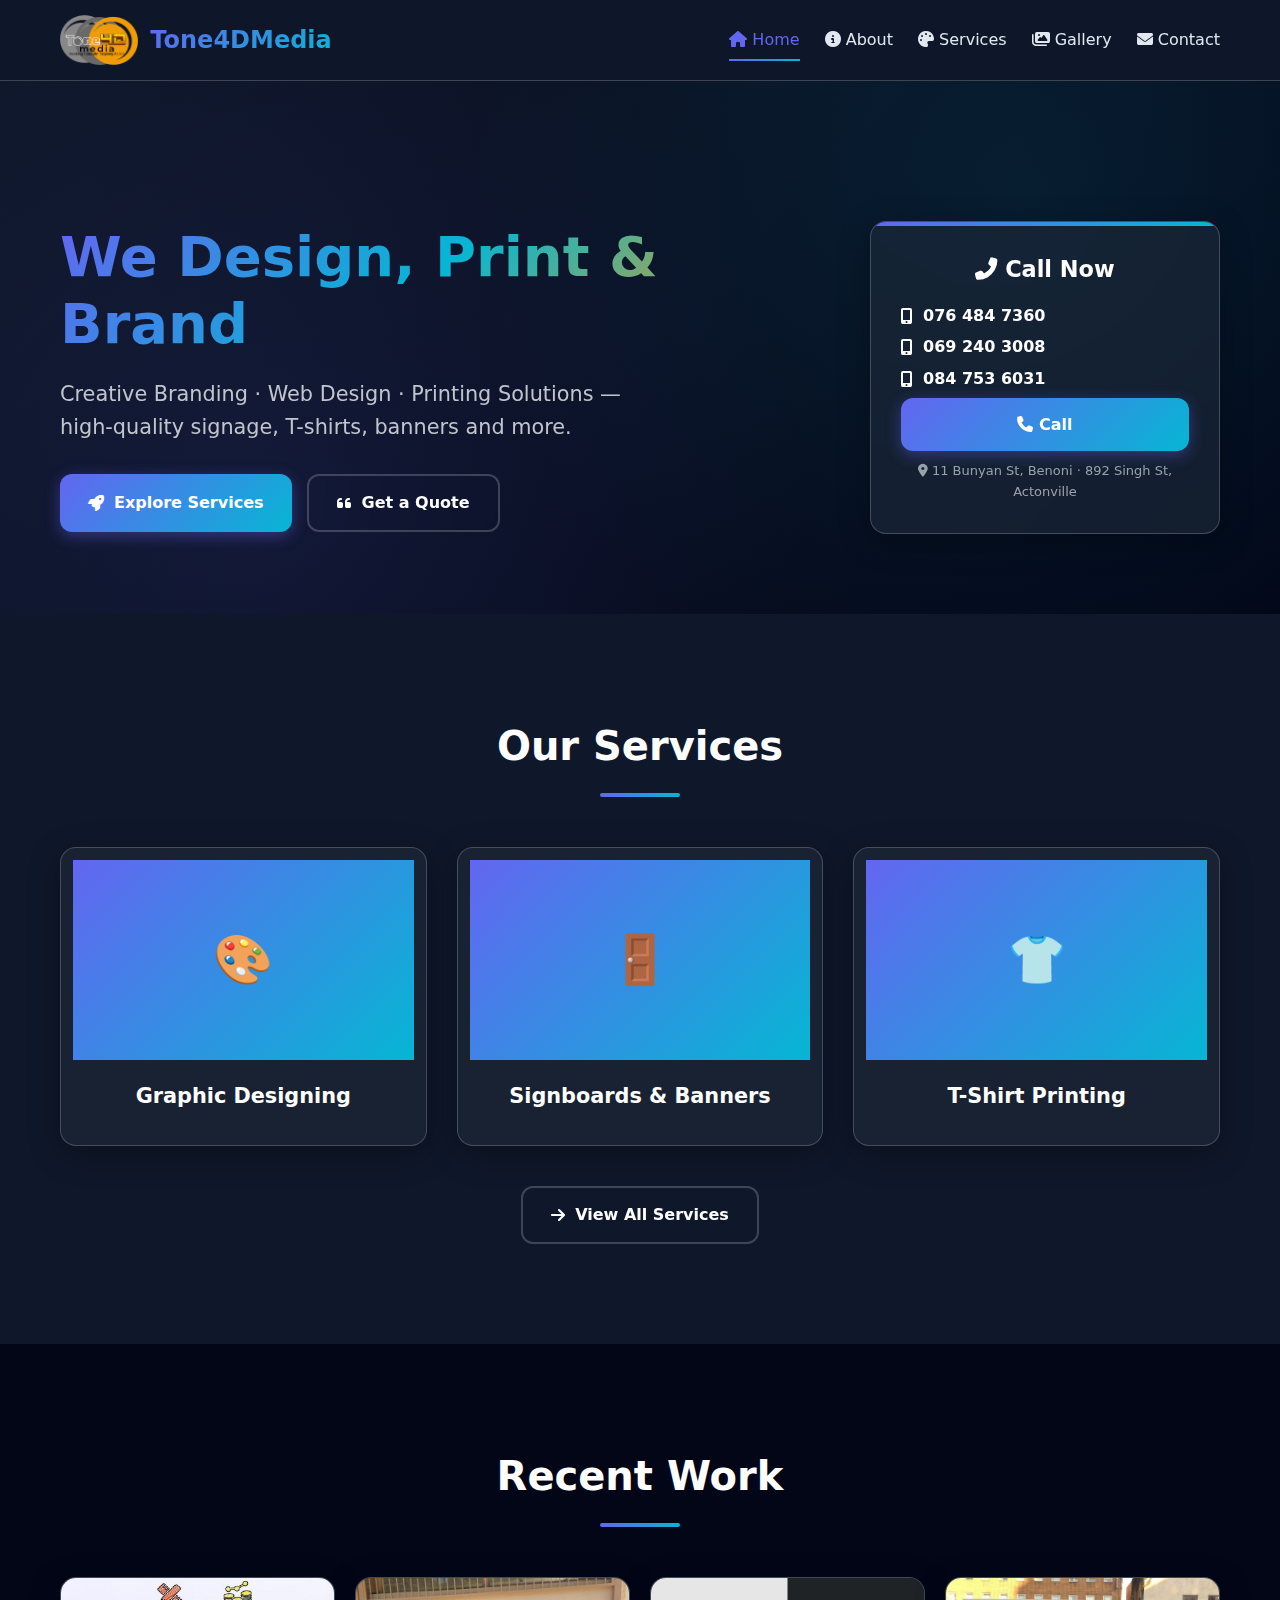
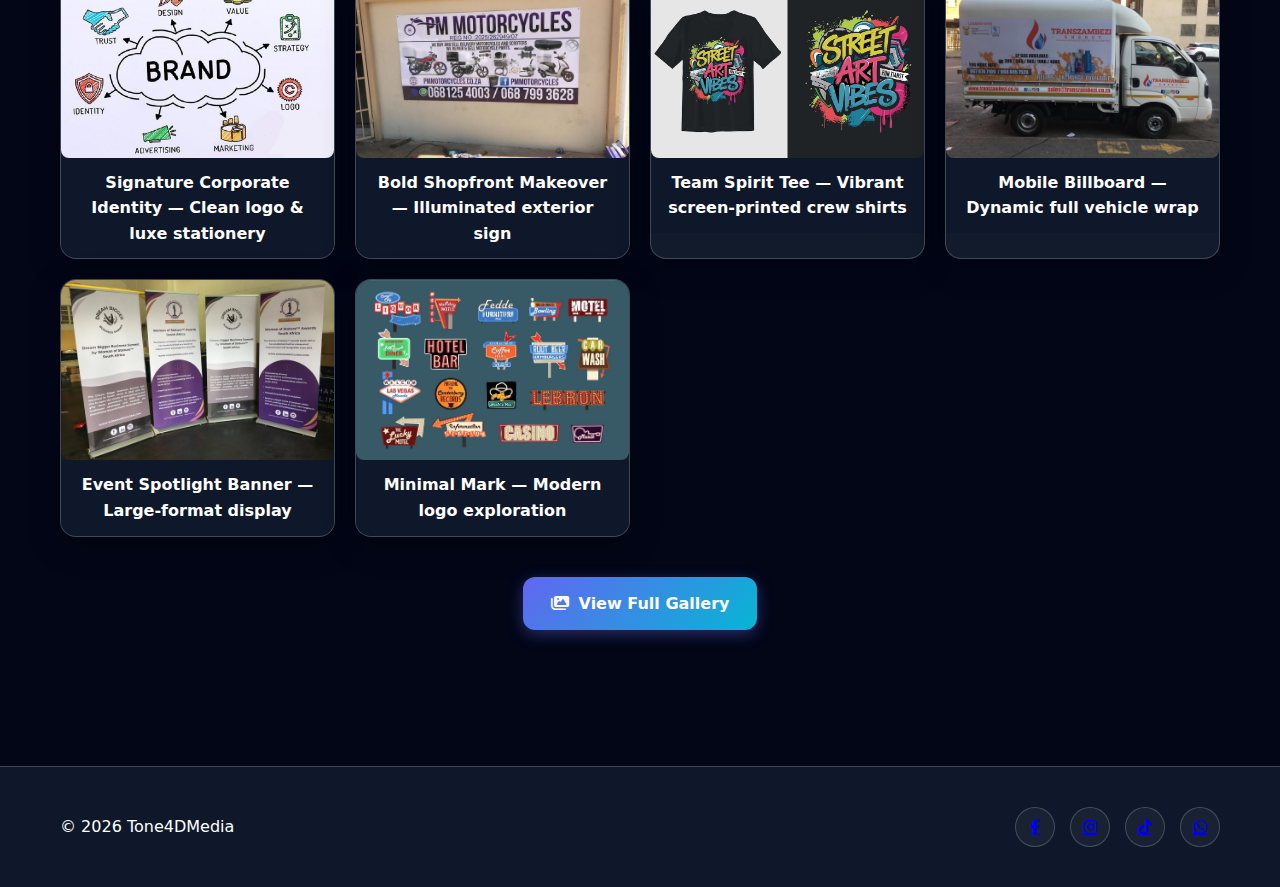
<file: index.html>
<!doctype html>
<html lang="en">
<head>
  <meta charset="utf-8" />
  <meta name="viewport" content="width=device-width,initial-scale=1" />
  <title>Tone4DMedia — Home</title>
  <link rel="stylesheet" href="style.css" />
  <link rel="stylesheet" href="https://cdnjs.cloudflare.com/ajax/libs/font-awesome/6.4.0/css/all.min.css">
  <style>
    /* ===== MODERN VARIABLES ===== */
    :root {
      --primary: #6366f1;
      --primary-dark: #4f46e5;
      --secondary: #06b6d4;
      --accent: #f59e0b;
      --dark: #0f172a;
      --darker: #020617;
      --light: #f8fafc;
      --text: #e2e8f0;
      --text-muted: #94a3b8;
      --card-bg: rgba(30, 41, 59, 0.6);
      --glass: rgba(255, 255, 255, 0.1);
      --glass-border: rgba(255, 255, 255, 0.2);
      --shadow: 0 8px 32px rgba(0, 0, 0, 0.3);
      --gradient: linear-gradient(135deg, var(--primary) 0%, var(--secondary) 100%);
    }

    /* Reset and base styles */
    * {
      margin: 0;
      padding: 0;
      box-sizing: border-box;
    }
    
    body {
      font-family: 'Inter', 'Segoe UI', system-ui, sans-serif;
      background: var(--darker);
      color: var(--text);
      line-height: 1.6;
      overflow-x: hidden;
    }
    
    .container {
      width: 100%;
      max-width: 1200px;
      margin: 0 auto;
      padding: 0 20px;
    }
    
    /* Modern Header */
    .site-header {
      background: rgba(15, 23, 42, 0.95);
      backdrop-filter: blur(20px);
      border-bottom: 1px solid var(--glass-border);
      position: sticky;
      top: 0;
      z-index: 1000;
      transition: all 0.3s ease;
    }
    
    .header-inner {
      display: flex;
      justify-content: space-between;
      align-items: center;
      padding: 15px 20px;
    }
    
    .logo {
      display: flex;
      align-items: center;
      gap: 12px;
      text-decoration: none;
      color: white;
      font-weight: 700;
      font-size: 1.4rem;
    }
    
    .logo img {
      height: 50px;
      width: auto;
    }
    
    .brand-name {
      background: linear-gradient(135deg, var(--primary) 0%, var(--secondary) 100%);
      -webkit-background-clip: text;
      -webkit-text-fill-color: transparent;
      background-clip: text;
      font-size: 1.5rem;
      font-weight: 700;
    }
    
    .nav {
      display: flex;
      gap: 25px;
    }
    
    .nav a {
      text-decoration: none;
      color: var(--text);
      font-weight: 500;
      transition: color 0.3s;
      position: relative;
      padding: 8px 0;
    }
    
    .nav a:after {
      content: '';
      position: absolute;
      bottom: 0;
      left: 0;
      width: 0;
      height: 2px;
      background: var(--gradient);
      transition: width 0.3s;
    }
    
    .nav a:hover, .nav a.active {
      color: var(--primary);
    }
    
    .nav a:hover:after, .nav a.active:after {
      width: 100%;
    }
    
    .mobile-toggle {
      display: none;
      background: none;
      border: none;
      color: var(--text);
      font-size: 1.5rem;
      cursor: pointer;
    }
    
    /* Modern Hero Section */
    .hero {
      background: linear-gradient(135deg, var(--dark) 0%, var(--darker) 100%);
      color: white;
      padding: 140px 0 80px;
      position: relative;
      overflow: hidden;
    }

    .hero:before {
      content: '';
      position: absolute;
      top: 0;
      left: 0;
      width: 100%;
      height: 100%;
      background: radial-gradient(circle at 20% 80%, rgba(99, 102, 241, 0.1) 0%, transparent 50%),
                  radial-gradient(circle at 80% 20%, rgba(6, 182, 212, 0.1) 0%, transparent 50%);
    }
    
    .hero-content {
      display: flex;
      align-items: center;
      justify-content: space-between;
      gap: 40px;
      position: relative;
      z-index: 2;
    }
    
    .hero-left {
      flex: 1;
    }
    
    .hero h1 {
      font-size: 3.5rem;
      margin-bottom: 20px;
      line-height: 1.2;
      background: linear-gradient(135deg, var(--primary) 0%, var(--secondary) 50%, var(--accent) 100%);
      -webkit-background-clip: text;
      -webkit-text-fill-color: transparent;
      background-clip: text;
    }
    
    .lead {
      font-size: 1.3rem;
      margin-bottom: 30px;
      opacity: 0.9;
      max-width: 600px;
    }
    
    .hero-cta {
      display: flex;
      gap: 15px;
    }
    
    .btn {
      display: inline-flex;
      align-items: center;
      gap: 10px;
      padding: 14px 28px;
      border-radius: 12px;
      text-decoration: none;
      font-weight: 600;
      transition: all 0.3s;
      text-align: center;
      position: relative;
      overflow: hidden;
    }

    .btn:before {
      content: '';
      position: absolute;
      top: 0;
      left: -100%;
      width: 100%;
      height: 100%;
      background: linear-gradient(90deg, transparent, rgba(255,255,255,0.2), transparent);
      transition: left 0.5s;
    }

    .btn:hover:before {
      left: 100%;
    }
    
    .btn.primary {
      background: var(--gradient);
      color: white;
      box-shadow: 0 4px 15px rgba(99, 102, 241, 0.4);
    }
    
    .btn.primary:hover {
      background: linear-gradient(135deg, var(--primary-dark) 0%, var(--secondary) 100%);
      transform: translateY(-3px);
      box-shadow: 0 8px 25px rgba(99, 102, 241, 0.6);
    }
    
    .btn.ghost {
      background-color: transparent;
      color: white;
      border: 2px solid var(--glass-border);
      backdrop-filter: blur(10px);
    }
    
    .btn.ghost:hover {
      background-color: var(--glass);
      border-color: var(--primary);
      transform: translateY(-3px);
    }
    
    .btn.block {
      display: block;
      width: 100%;
    }
    
    /* Modern CTA Box */
    .cta-box {
      background: var(--card-bg);
      backdrop-filter: blur(20px);
      border: 1px solid var(--glass-border);
      color: var(--text);
      padding: 30px;
      border-radius: 16px;
      box-shadow: var(--shadow);
      width: 100%;
      max-width: 350px;
      position: relative;
      overflow: hidden;
    }

    .cta-box:before {
      content: '';
      position: absolute;
      top: 0;
      left: 0;
      width: 100%;
      height: 4px;
      background: var(--gradient);
    }
    
    .cta-box h3 {
      margin-bottom: 15px;
      color: white;
      font-size: 1.4rem;
    }
    
    .phone {
      font-size: 1.1rem;
      margin-bottom: 8px;
      font-weight: 600;
      display: flex;
      align-items: center;
      gap: 10px;
    }
    
    .small {
      font-size: 0.9rem;
      color: var(--text-muted);
      margin-top: 15px;
    }
    
    /* Modern Services Preview */
    .services-preview {
      padding: 100px 0;
      background: var(--dark);
    }
    
    .services-preview h2 {
      text-align: center;
      margin-bottom: 50px;
      color: white;
      font-size: 2.5rem;
    }

    .services-preview h2:after {
      content: '';
      display: block;
      width: 80px;
      height: 4px;
      background: var(--gradient);
      margin: 15px auto 0;
      border-radius: 2px;
    }
    
    .services-grid {
      display: grid;
      grid-template-columns: repeat(auto-fit, minmax(300px, 1fr));
      gap: 30px;
      margin-bottom: 40px;
    }
    
    .service-card {
      background: var(--card-bg);
      border-radius: 16px;
      overflow: hidden;
      box-shadow: var(--shadow);
      transition: transform 0.3s, box-shadow 0.3s;
      border: 1px solid var(--glass-border);
      position: relative;
    }

    .service-card:before {
      content: '';
      position: absolute;
      top: 0;
      left: 0;
      width: 100%;
      height: 100%;
      background: var(--gradient);
      opacity: 0;
      transition: opacity 0.3s;
    }

    .service-card:hover:before {
      opacity: 0.05;
    }
    
    .service-card:hover {
      transform: translateY(-10px);
      box-shadow: 0 20px 40px rgba(0,0,0,0.4);
    }
    
    .service-card img {
      width: 100%;
      height: 200px;
      object-fit: cover;
    }
    
    .service-image-placeholder {
      width: 100%;
      height: 200px;
      background: var(--gradient);
      display: flex;
      align-items: center;
      justify-content: center;
      color: white;
      font-size: 3rem;
    }
    
    .service-card h4 {
      padding: 20px;
      text-align: center;
      color: white;
      font-size: 1.3rem;
    }
    
    .center {
      text-align: center;
    }
    
    /* Modern Gallery Preview */
    .gallery-preview {
      padding: 100px 0;
      background: var(--darker);
    }
    
    .gallery-preview h2 {
      text-align: center;
      margin-bottom: 50px;
      color: white;
      font-size: 2.5rem;
    }

    .gallery-preview h2:after {
      content: '';
      display: block;
      width: 80px;
      height: 4px;
      background: var(--gradient);
      margin: 15px auto 0;
      border-radius: 2px;
    }
    
    .gallery-grid {
      display: grid;
      grid-template-columns: repeat(auto-fill, minmax(250px, 1fr));
      gap: 20px;
      margin-bottom: 40px;
    }
    
    .gallery-preview-item {
      background: var(--card-bg);
      border-radius: 16px;
      overflow: hidden;
      display: flex;
      flex-direction: column;
      align-items: stretch;
      color: var(--text);
      font-weight: 500;
      box-shadow: var(--shadow);
      transition: transform 0.3s;
      border: 1px solid var(--glass-border);
    }

    .gallery-preview-item:hover {
      transform: translateY(-5px);
    }
    
    .gallery-image-placeholder {
      width: 100%;
      height: 100%;
      background: var(--gradient);
      display: flex;
      align-items: center;
      justify-content: center;
      color: var(--text);
      font-size: 1.1rem;
      text-align: center;
      padding: 20px;
    }

    .gallery-preview-item img { display:block; width:100%; height:180px; object-fit:cover; }
    .gallery-preview-item .gallery-caption { padding:12px 15px; background:var(--dark); color:white; font-weight:600; text-align:center; }
    
    /* Modern Footer */
    .site-footer {
      background: var(--dark);
      color: white;
      padding: 40px 0;
      border-top: 1px solid var(--glass-border);
    }
    
    .footer-inner {
      display: flex;
      justify-content: space-between;
      align-items: center;
    }
    
    .social {
      display: flex;
      gap: 15px;
    }
    
    .social a {
      display: flex;
      align-items: center;
      justify-content: center;
      width: 40px;
      height: 40px;
      background: var(--card-bg);
      border-radius: 50%;
      transition: all 0.3s;
      border: 1px solid var(--glass-border);
    }

    .social a:hover {
      background: var(--gradient);
      transform: translateY(-3px);
    }
    
    /* Responsive Design */
    @media (max-width: 992px) {
      .hero-content {
        flex-direction: column;
        text-align: center;
      }
      
      .cta-box {
        max-width: 100%;
      }
      
      .hero-cta {
        justify-content: center;
      }
    }
    
    @media (max-width: 768px) {
      .nav {
        display: none;
        position: absolute;
        top: 100%;
        left: 0;
        width: 100%;
        background: var(--dark);
        flex-direction: column;
        padding: 20px;
        box-shadow: 0 10px 30px rgba(0,0,0,0.3);
        border-top: 1px solid var(--glass-border);
      }
      
      .nav.active {
        display: flex;
      }
      
      .mobile-toggle {
        display: block;
      }
      
      .hero h1 {
        font-size: 2.5rem;
      }
      
      .footer-inner {
        flex-direction: column;
        gap: 20px;
        text-align: center;
      }
      
      .brand-name {
        display: none;
      }
    }

    /* Animation */
    @keyframes fadeInUp {
      from {
        opacity: 0;
        transform: translateY(30px);
      }
      to {
        opacity: 1;
        transform: translateY(0);
      }
    }

    .fade-in {
      animation: fadeInUp 0.8s ease forwards;
    }
  </style>
</head>
<body>

  <!-- Header -->
  <header class="site-header">
    <div class="container header-inner">
      <!-- Logo with Brand Name -->
      <a class="logo" href="index.html">
        <img src="images/logo.png" alt="Tone4DMedia logo" onerror="this.src='data:image/svg+xml;charset=UTF-8,<svg xmlns=%22http://www.w3.org/2000/svg%22 width=%22150%22 height=%2250%22 viewBox=%220 0 150 50%22><rect fill=%22%230f172a%22 width=%22150%22 height=%2250%22/><text fill=%22%23ffffff%22 font-family=%22Arial%22 font-size=%2214%22 x=%2275%22 y=%2228%22 text-anchor=%22middle%22>Tone4DMedia</text></svg>'">
        <span class="brand-name">Tone4DMedia</span>
      </a>

      <!-- Navigation -->
      <nav class="nav" id="mainNav">
        <a href="index.html" class="active"><i class="fas fa-home"></i> Home</a>
        <a href="about.html"><i class="fas fa-info-circle"></i> About</a>
        <a href="services.html"><i class="fas fa-palette"></i> Services</a>
        <a href="gallery.html"><i class="fas fa-images"></i> Gallery</a>
        <a href="contact.html"><i class="fas fa-envelope"></i> Contact</a>
      </nav>

      <!-- Mobile Menu Toggle -->
      <button id="mobileToggle" class="mobile-toggle" aria-label="Toggle menu"><i class="fas fa-bars"></i></button>
    </div>
  </header>

  <!-- HERO SECTION -->
  <section class="hero">
    <div class="container hero-content">
      <!-- Left Content -->
      <div class="hero-left fade-in">
        <h1>We Design, Print & Brand</h1>
        <p class="lead">
          Creative Branding · Web Design · Printing Solutions — high-quality signage, T-shirts, banners and more.
        </p>
        <div class="hero-cta">
          <a class="btn primary" href="services.html"><i class="fas fa-rocket"></i> Explore Services</a>
          <a class="btn ghost" href="contact.html"><i class="fas fa-quote-left"></i> Get a Quote</a>
        </div>
      </div>

      <!-- Right Call-to-Action Box -->
      <aside class="cta-box fade-in">
        <h3><i class="fas fa-phone-alt"></i> Call Now</h3>
        <p class="phone"><i class="fas fa-mobile-alt"></i> 076 484 7360</p>
        <p class="phone"><i class="fas fa-mobile-alt"></i> 069 240 3008</p>
        <p class="phone"><i class="fas fa-mobile-alt"></i> 084 753 6031</p>
        <a class="btn primary block" href="tel:0764847360"><i class="fas fa-phone"></i> Call</a>
        <div class="small">
          <i class="fas fa-map-marker-alt"></i> 11 Bunyan St, Benoni · 892 Singh St, Actonville
        </div>
      </aside>
    </div>
  </section>

  <!-- SERVICES PREVIEW -->
  <section id="services-preview" class="services-preview">
    <div class="container">
      <h2>Our Services</h2>
      <div class="services-grid">
        <div class="service-card fade-in">
          <div class="service-image-placeholder">🎨</div>
          <h4>Graphic Designing</h4>
        </div>
        <div class="service-card fade-in">
          <div class="service-image-placeholder">🚪</div>
          <h4>Signboards & Banners</h4>
        </div>
        <div class="service-card fade-in">
          <div class="service-image-placeholder">👕</div>
          <h4>T-Shirt Printing</h4>
        </div>
      </div>
      <div class="center">
        <a class="btn ghost" href="services.html"><i class="fas fa-arrow-right"></i> View All Services</a>
      </div>
    </div>
  </section>

  <!-- GALLERY PREVIEW -->
  <section class="gallery-preview">
    <div class="container">
      <h2>Recent Work</h2>
      <div id="galleryPreview" class="gallery-grid">
        <!-- Gallery preview items will be dynamically inserted -->
      </div>
      <div class="center">
        <a class="btn primary" href="gallery.html"><i class="fas fa-images"></i> View Full Gallery</a>
      </div>
    </div>
  </section>

  <!-- FOOTER -->
  <footer class="site-footer">
    <div class="container footer-inner">
      <div>© <span id="year"></span> Tone4DMedia</div>
      <div class="social">
        <a href="https://www.facebook.com/share/1Ea1pMmF7w/" target="_blank" rel="noopener" aria-label="Facebook">
          <i class="fab fa-facebook-f"></i>
        </a>
        <a href="https://www.instagram.com/tone4dmedia?igsh=cDgxM3NrYTZvNnBp" target="_blank" rel="noopener" aria-label="Instagram">
          <i class="fab fa-instagram"></i>
        </a>
        <a href="https://www.tiktok.com/@toned81?_t=ZS-90xP6tw8uAy&_r=1" target="_blank" rel="noopener" aria-label="TikTok">
          <i class="fab fa-tiktok"></i>
        </a>
        <a href="https://wa.me/27692403008" target="_blank" rel="noopener" aria-label="WhatsApp">
          <i class="fab fa-whatsapp"></i>
        </a>
      </div>
    </div>
  </footer>

  <script>
    // Mobile menu toggle
    document.getElementById('mobileToggle').addEventListener('click', function() {
      document.getElementById('mainNav').classList.toggle('active');
    });
    
    // Set current year in footer
    document.getElementById('year').textContent = new Date().getFullYear();
    
    // Header scroll effect
    window.addEventListener('scroll', function() {
      const header = document.querySelector('.site-header');
      if (window.scrollY > 100) {
        header.style.background = 'rgba(15, 23, 42, 0.98)';
      } else {
        header.style.background = 'rgba(15, 23, 42, 0.95)';
      }
    });

    // Gallery preview
    const galleryPreviewContainer = document.getElementById('galleryPreview');

    if (galleryPreviewContainer) {
      fetch('gallery/metadata.json')
        .then(res => res.ok ? res.json() : Promise.reject('no metadata'))
        .then(items => {
          items.slice(0, 6).forEach((item, index) => {
            const galleryItem = document.createElement('div');
            galleryItem.className = 'gallery-preview-item fade-in';
            galleryItem.style.animationDelay = `${index * 0.1}s`;
            galleryItem.innerHTML = `
              <img src="${item.src}" alt="${item.alt || item.title || 'Gallery image'}" loading="lazy" 
                   onerror="this.style.display='none'; this.nextElementSibling.style.display='flex';">
              <div class="gallery-image-placeholder" style="display:none;">
                ${item.title || 'Project ' + (index + 1)}
              </div>
              <div class="gallery-caption">${item.title || 'Project ' + (index + 1)}</div>
            `;
            galleryPreviewContainer.appendChild(galleryItem);
          });
        })
        .catch(() => {
          const fallback = [
            'gallery/image1.jpg', 'gallery/image2.jpg', 'gallery/image3.jpg',
            'gallery/image4.jpg', 'gallery/image5.jpg', 'gallery/image6.jpg'
          ];
          fallback.forEach((imageSrc, index) => {
            const galleryItem = document.createElement('div');
            galleryItem.className = 'gallery-preview-item fade-in';
            galleryItem.style.animationDelay = `${index * 0.1}s`;
            galleryItem.innerHTML = `
              <img src="${imageSrc}" alt="Our work ${index + 1}" loading="lazy" style="width:100%;height:100%;object-fit:cover;" 
                   onerror="this.style.display='none'; this.nextElementSibling.style.display='flex';">
              <div class="gallery-image-placeholder" style="display:none;">
                Project ${index + 1}
              </div>
            `;
            galleryPreviewContainer.appendChild(galleryItem);
          });
        });
    }

    // Intersection Observer for animations
    const observer = new IntersectionObserver((entries) => {
      entries.forEach(entry => {
        if (entry.isIntersecting) {
          entry.target.classList.add('fade-in');
        }
      });
    }, { threshold: 0.1 });

    document.querySelectorAll('.service-card, .gallery-preview-item').forEach(el => {
      observer.observe(el);
    });
  </script>
</body>
</html>
</file>
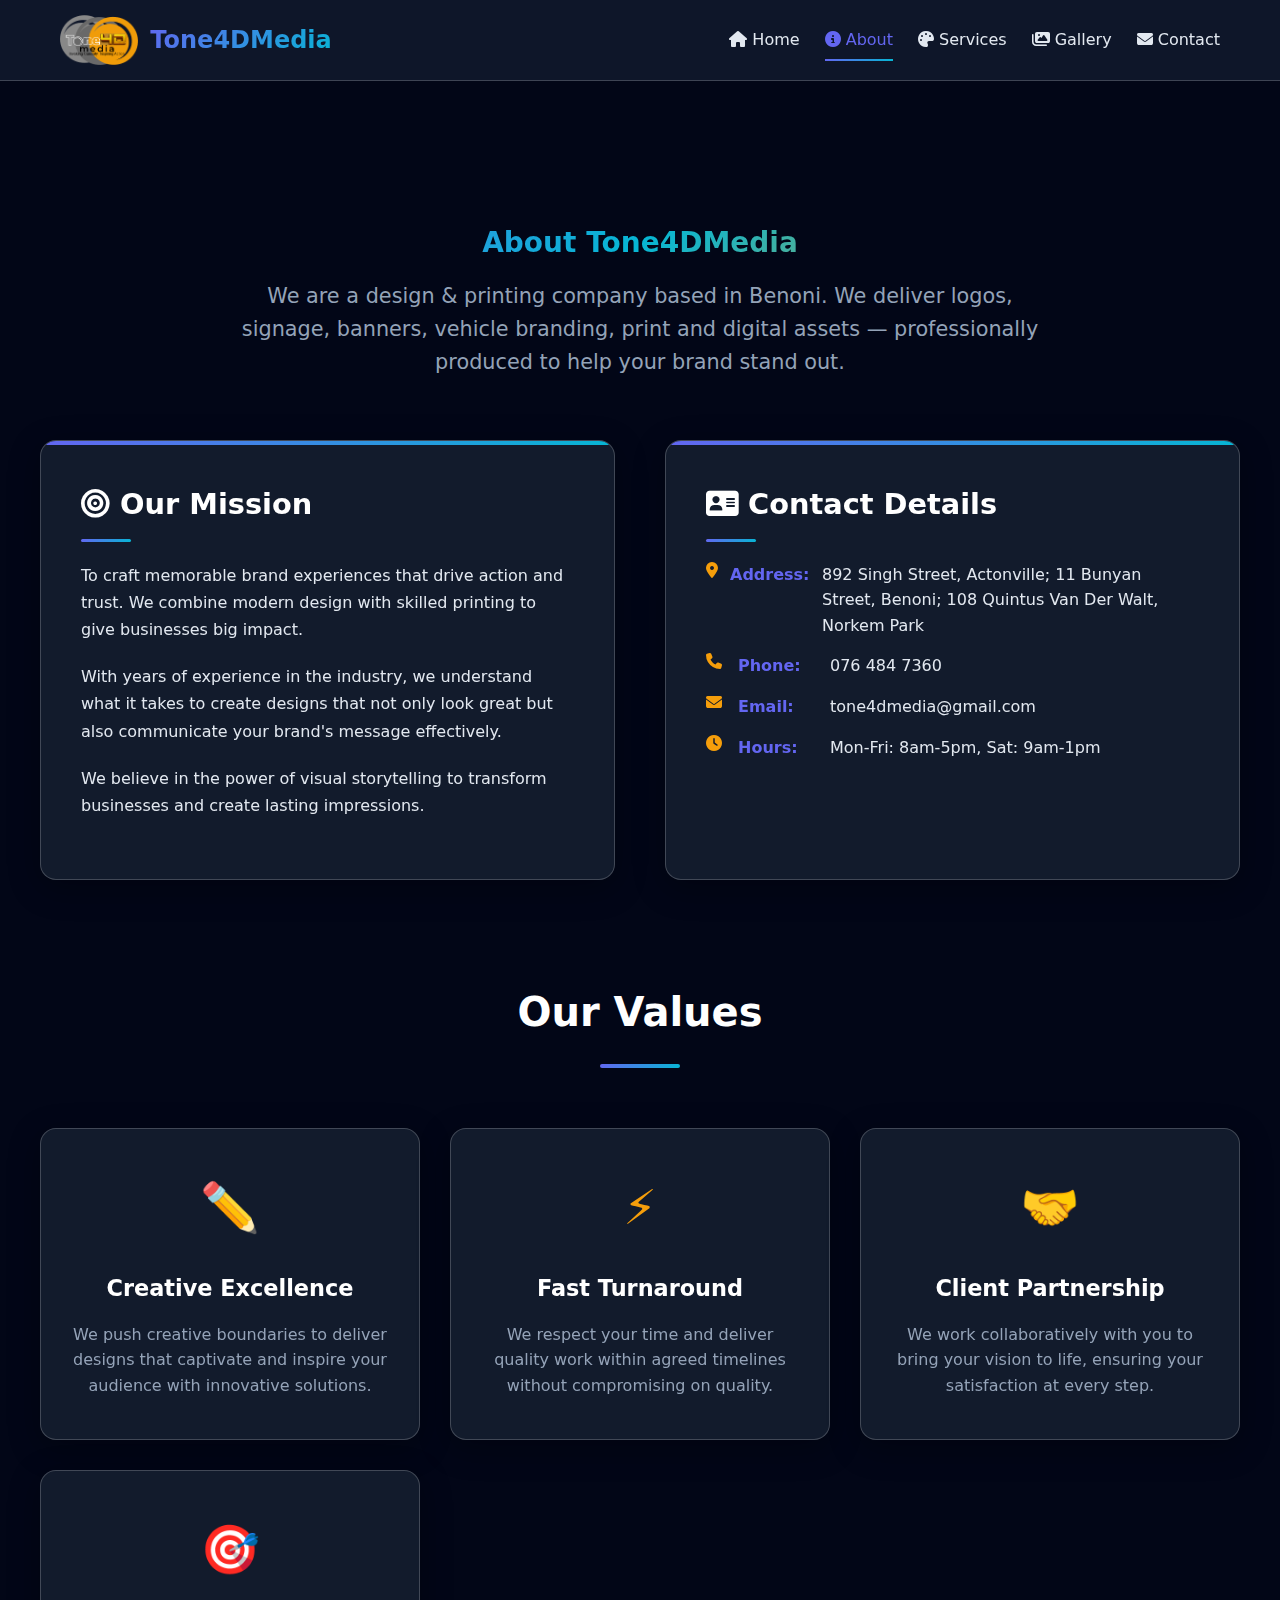
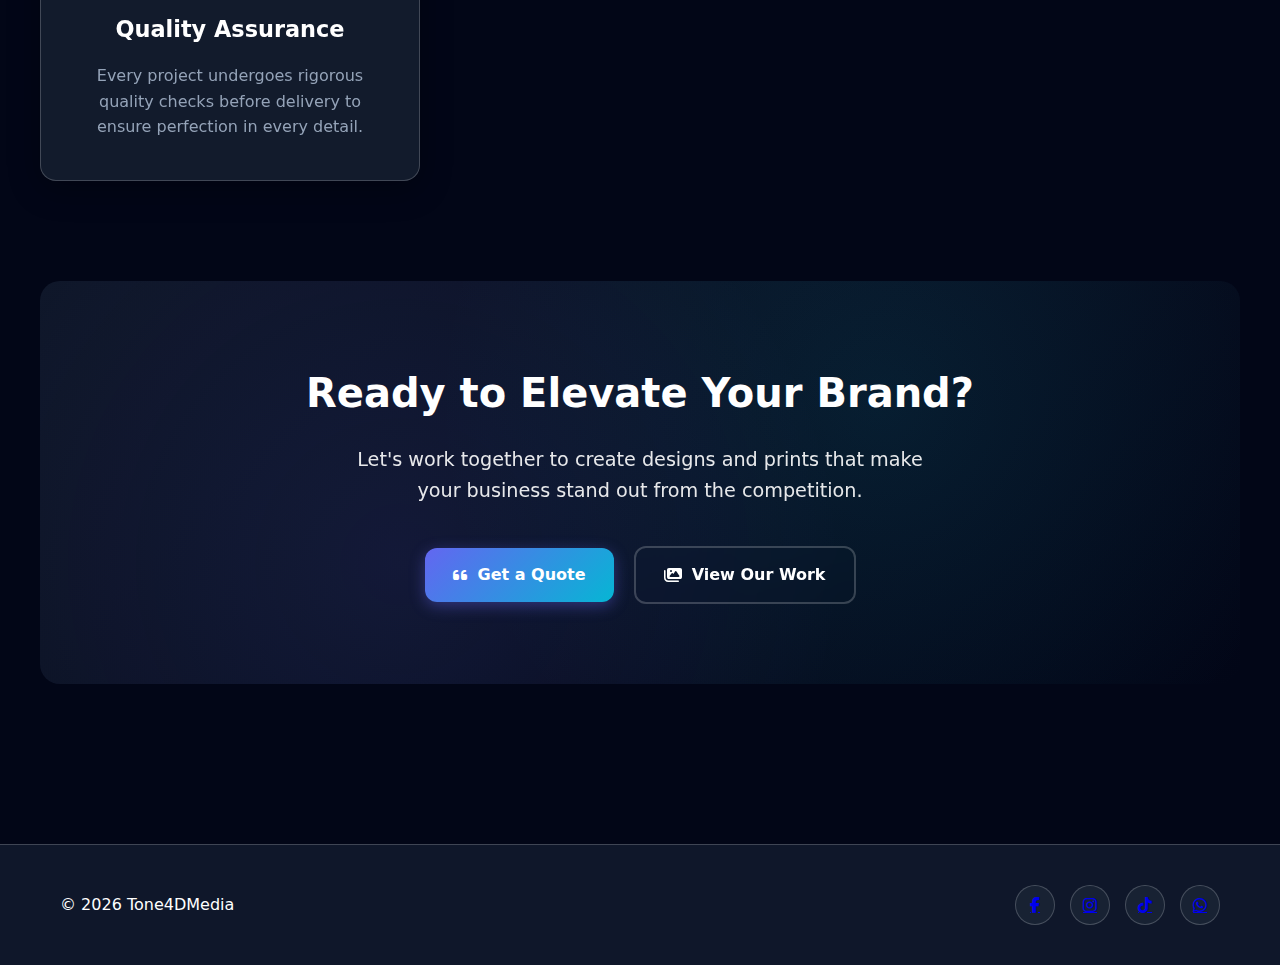
<file: about.html>
<!doctype html>
<html lang="en">
<head>
  <meta charset="utf-8" />
  <meta name="viewport" content="width=device-width,initial-scale=1" />
  <title>About — Tone4DMedia</title>
  <link rel="stylesheet" href="style.css" />
  <link rel="stylesheet" href="https://cdnjs.cloudflare.com/ajax/libs/font-awesome/6.4.0/css/all.min.css">
  <style>
    /* Consistent with homepage styles */
    :root {
      --primary: #6366f1;
      --primary-dark: #4f46e5;
      --secondary: #06b6d4;
      --accent: #f59e0b;
      --dark: #0f172a;
      --darker: #020617;
      --light: #f8fafc;
      --text: #e2e8f0;
      --text-muted: #94a3b8;
      --card-bg: rgba(30, 41, 59, 0.6);
      --glass: rgba(255, 255, 255, 0.1);
      --glass-border: rgba(255, 255, 255, 0.2);
      --shadow: 0 8px 32px rgba(0, 0, 0, 0.3);
      --gradient: linear-gradient(135deg, var(--primary) 0%, var(--secondary) 100%);
    }
    
    * {
      margin: 0;
      padding: 0;
      box-sizing: border-box;
    }
    
    body {
      font-family: 'Inter', 'Segoe UI', system-ui, sans-serif;
      background: var(--darker);
      color: var(--text);
      line-height: 1.6;
      overflow-x: hidden;
    }
    
    .container {
      width: 100%;
      max-width: 1200px;
      margin: 0 auto;
      padding: 0 20px;
    }
    
    /* Header */
    .site-header {
      background: rgba(15, 23, 42, 0.95);
      backdrop-filter: blur(20px);
      border-bottom: 1px solid var(--glass-border);
      position: sticky;
      top: 0;
      z-index: 1000;
      transition: all 0.3s ease;
    }
    
    .header-inner {
      display: flex;
      justify-content: space-between;
      align-items: center;
      padding: 15px 20px;
    }
    
    .logo {
      display: flex;
      align-items: center;
      gap: 12px;
      text-decoration: none;
      color: white;
      font-weight: 700;
      font-size: 1.4rem;
    }
    
    .logo img {
      height: 50px;
      width: auto;
    }
    
    .brand-name {
      background: linear-gradient(135deg, var(--primary) 0%, var(--secondary) 100%);
      -webkit-background-clip: text;
      -webkit-text-fill-color: transparent;
      background-clip: text;
      font-size: 1.5rem;
      font-weight: 700;
    }
    
    .nav {
      display: flex;
      gap: 25px;
    }
    
    .nav a {
      text-decoration: none;
      color: var(--text);
      font-weight: 500;
      transition: color 0.3s;
      position: relative;
      padding: 8px 0;
    }
    
    .nav a:after {
      content: '';
      position: absolute;
      bottom: 0;
      left: 0;
      width: 0;
      height: 2px;
      background: var(--gradient);
      transition: width 0.3s;
    }
    
    .nav a:hover, .nav a.active {
      color: var(--primary);
    }
    
    .nav a:hover:after, .nav a.active:after {
      width: 100%;
    }
    
    .mobile-toggle {
      display: none;
      background: none;
      border: none;
      color: var(--text);
      font-size: 1.5rem;
      cursor: pointer;
    }
    
    /* Main Content */
    main.content {
      padding: 140px 0 80px;
    }
    
    h1 {
      font-size: 3rem;
      margin-bottom: 20px;
      color: white;
      text-align: center;
      background: linear-gradient(135deg, var(--primary) 0%, var(--secondary) 50%, var(--accent) 100%);
      -webkit-background-clip: text;
      -webkit-text-fill-color: transparent;
      background-clip: text;
    }
    
    .intro {
      font-size: 1.3rem;
      text-align: center;
      max-width: 800px;
      margin: 0 auto 60px;
      color: var(--text-muted);
    }
    
    .two-col {
      display: grid;
      grid-template-columns: 1fr 1fr;
      gap: 50px;
      align-items: start;
    }
    
    .info-card {
      background: var(--card-bg);
      backdrop-filter: blur(20px);
      border: 1px solid var(--glass-border);
      border-radius: 16px;
      padding: 40px;
      box-shadow: var(--shadow);
      height: 100%;
      position: relative;
      overflow: hidden;
    }

    .info-card:before {
      content: '';
      position: absolute;
      top: 0;
      left: 0;
      width: 100%;
      height: 4px;
      background: var(--gradient);
    }
    
    h3 {
      font-size: 1.8rem;
      margin-bottom: 20px;
      color: white;
      position: relative;
      padding-bottom: 15px;
    }
    
    h3:after {
      content: '';
      position: absolute;
      bottom: 0;
      left: 0;
      width: 50px;
      height: 3px;
      background: var(--gradient);
      border-radius: 2px;
    }
    
    .info-card p {
      margin-bottom: 20px;
      color: var(--text);
      line-height: 1.7;
    }
    
    .contact-info {
      list-style: none;
    }
    
    .contact-info li {
      margin-bottom: 15px;
      display: flex;
      align-items: flex-start;
      gap: 12px;
    }
    
    .contact-info li strong {
      min-width: 80px;
      display: inline-block;
      color: var(--primary);
    }

    .contact-info li i {
      color: var(--accent);
      width: 20px;
    }
    
    /* Values Section */
    .values-section {
      margin-top: 100px;
    }
    
    .values-section h2 {
      text-align: center;
      margin-bottom: 60px;
      color: white;
      font-size: 2.5rem;
    }

    .values-section h2:after {
      content: '';
      display: block;
      width: 80px;
      height: 4px;
      background: var(--gradient);
      margin: 20px auto 0;
      border-radius: 2px;
    }
    
    .values-grid {
      display: grid;
      grid-template-columns: repeat(auto-fit, minmax(280px, 1fr));
      gap: 30px;
    }
    
    .value-card {
      text-align: center;
      padding: 40px 30px;
      background: var(--card-bg);
      backdrop-filter: blur(20px);
      border: 1px solid var(--glass-border);
      border-radius: 16px;
      box-shadow: var(--shadow);
      transition: transform 0.3s, box-shadow 0.3s;
      position: relative;
      overflow: hidden;
    }

    .value-card:before {
      content: '';
      position: absolute;
      top: 0;
      left: 0;
      width: 100%;
      height: 100%;
      background: var(--gradient);
      opacity: 0;
      transition: opacity 0.3s;
    }

    .value-card:hover:before {
      opacity: 0.05;
    }
    
    .value-card:hover {
      transform: translateY(-10px);
      box-shadow: 0 20px 40px rgba(0,0,0,0.4);
    }
    
    .value-icon {
      font-size: 3rem;
      margin-bottom: 25px;
      color: var(--accent);
    }
    
    .value-card h4 {
      margin-bottom: 15px;
      color: white;
      font-size: 1.4rem;
    }

    .value-card p {
      color: var(--text-muted);
      line-height: 1.6;
    }
    
    /* CTA Section */
    .cta-section {
      background: linear-gradient(135deg, var(--dark) 0%, var(--darker) 100%);
      color: white;
      padding: 80px 0;
      margin-top: 100px;
      text-align: center;
      border-radius: 20px;
      position: relative;
      overflow: hidden;
    }

    .cta-section:before {
      content: '';
      position: absolute;
      top: 0;
      left: 0;
      width: 100%;
      height: 100%;
      background: radial-gradient(circle at 30% 70%, rgba(99, 102, 241, 0.1) 0%, transparent 50%),
                  radial-gradient(circle at 70% 30%, rgba(6, 182, 212, 0.1) 0%, transparent 50%);
    }
    
    .cta-section h2 {
      margin-bottom: 20px;
      font-size: 2.5rem;
      position: relative;
      z-index: 2;
    }
    
    .cta-section p {
      margin-bottom: 40px;
      max-width: 600px;
      margin-left: auto;
      margin-right: auto;
      opacity: 0.9;
      position: relative;
      z-index: 2;
      font-size: 1.2rem;
    }
    
    .btn {
      display: inline-flex;
      align-items: center;
      gap: 10px;
      padding: 14px 28px;
      border-radius: 12px;
      text-decoration: none;
      font-weight: 600;
      transition: all 0.3s;
      text-align: center;
      position: relative;
      overflow: hidden;
      z-index: 2;
    }

    .btn:before {
      content: '';
      position: absolute;
      top: 0;
      left: -100%;
      width: 100%;
      height: 100%;
      background: linear-gradient(90deg, transparent, rgba(255,255,255,0.2), transparent);
      transition: left 0.5s;
    }

    .btn:hover:before {
      left: 100%;
    }
    
    .btn.primary {
      background: var(--gradient);
      color: white;
      box-shadow: 0 4px 15px rgba(99, 102, 241, 0.4);
    }
    
    .btn.primary:hover {
      background: linear-gradient(135deg, var(--primary-dark) 0%, var(--secondary) 100%);
      transform: translateY(-3px);
      box-shadow: 0 8px 25px rgba(99, 102, 241, 0.6);
    }
    
    .btn.ghost {
      background-color: transparent;
      color: white;
      border: 2px solid var(--glass-border);
      backdrop-filter: blur(10px);
      margin-left: 15px;
    }
    
    .btn.ghost:hover {
      background-color: var(--glass);
      border-color: var(--primary);
      transform: translateY(-3px);
    }
    
    /* Footer */
    .site-footer {
      background: var(--dark);
      color: white;
      padding: 40px 0;
      margin-top: 80px;
      border-top: 1px solid var(--glass-border);
    }
    
    .footer-inner {
      display: flex;
      justify-content: space-between;
      align-items: center;
    }
    
    .social {
      display: flex;
      gap: 15px;
    }
    
    .social a {
      display: flex;
      align-items: center;
      justify-content: center;
      width: 40px;
      height: 40px;
      background: var(--card-bg);
      border-radius: 50%;
      transition: all 0.3s;
      border: 1px solid var(--glass-border);
    }

    .social a:hover {
      background: var(--gradient);
      transform: translateY(-3px);
    }
    
    /* Responsive Design */
    @media (max-width: 992px) {
      .two-col {
        grid-template-columns: 1fr;
        gap: 30px;
      }
    }
    
    @media (max-width: 768px) {
      .nav {
        display: none;
        position: absolute;
        top: 100%;
        left: 0;
        width: 100%;
        background: var(--dark);
        flex-direction: column;
        padding: 20px;
        box-shadow: 0 10px 30px rgba(0,0,0,0.3);
        border-top: 1px solid var(--glass-border);
      }
      
      .nav.active {
        display: flex;
      }
      
      .mobile-toggle {
        display: block;
      }
      
      h1 {
        font-size: 2.5rem;
      }
      
      .footer-inner {
        flex-direction: column;
        gap: 20px;
        text-align: center;
      }
      
      .btn.ghost {
        margin-left: 0;
        margin-top: 15px;
        display: inline-block;
      }

      .info-card {
        padding: 30px 25px;
      }

      .values-grid {
        grid-template-columns: 1fr;
      }
      
      .brand-name {
        display: none;
      }
    }

    /* Animation */
    @keyframes fadeInUp {
      from {
        opacity: 0;
        transform: translateY(30px);
      }
      to {
        opacity: 1;
        transform: translateY(0);
      }
    }

    .fade-in {
      animation: fadeInUp 0.8s ease forwards;
    }
  </style>
</head>
<body>
  <!-- same header -->
  <header class="site-header">
    <div class="container header-inner">
      <a class="logo" href="index.html">
        <img src="images/logo.png" alt="Tone4DMedia logo">
        <span class="brand-name">Tone4DMedia</span>
      </a>
      <nav class="nav" id="mainNav">
        <a href="index.html"><i class="fas fa-home"></i> Home</a>
        <a href="about.html" class="active"><i class="fas fa-info-circle"></i> About</a>
        <a href="services.html"><i class="fas fa-palette"></i> Services</a>
        <a href="gallery.html"><i class="fas fa-images"></i> Gallery</a>
        <a href="contact.html"><i class="fas fa-envelope"></i> Contact</a>
      </nav>
      <button id="mobileToggle" class="mobile-toggle" aria-label="Toggle menu"><i class="fas fa-bars"></i></button>
    </div>
  </header>

  <main class="container content">
    <h1 class="fade-in">About Tone4DMedia</h1>
    <p class="intro fade-in">We are a design & printing company based in Benoni. We deliver logos, signage, banners, vehicle branding, print and digital assets — professionally produced to help your brand stand out.</p>

    <div class="two-col">
      <div class="info-card fade-in">
        <h3><i class="fas fa-bullseye"></i> Our Mission</h3>
        <p>To craft memorable brand experiences that drive action and trust. We combine modern design with skilled printing to give businesses big impact.</p>
        <p>With years of experience in the industry, we understand what it takes to create designs that not only look great but also communicate your brand's message effectively.</p>
        <p>We believe in the power of visual storytelling to transform businesses and create lasting impressions.</p>
      </div>
      <div class="info-card fade-in">
        <h3><i class="fas fa-address-card"></i> Contact Details</h3>
        <ul class="contact-info">
          <li><i class="fas fa-map-marker-alt"></i> <strong>Address:</strong> 892 Singh Street, Actonville; 11 Bunyan Street, Benoni; 108 Quintus Van Der Walt, Norkem Park</li>
          <li><i class="fas fa-phone"></i> <strong>Phone:</strong> 076 484 7360</li>
          <li><i class="fas fa-envelope"></i> <strong>Email:</strong> tone4dmedia@gmail.com</li>
          <li><i class="fas fa-clock"></i> <strong>Hours:</strong> Mon-Fri: 8am-5pm, Sat: 9am-1pm</li>
        </ul>
      </div>
    </div>

    <section class="values-section">
      <h2>Our Values</h2>
      <div class="values-grid">
        <div class="value-card fade-in">
          <div class="value-icon">✏️</div>
          <h4>Creative Excellence</h4>
          <p>We push creative boundaries to deliver designs that captivate and inspire your audience with innovative solutions.</p>
        </div>
        <div class="value-card fade-in">
          <div class="value-icon">⚡</div>
          <h4>Fast Turnaround</h4>
          <p>We respect your time and deliver quality work within agreed timelines without compromising on quality.</p>
        </div>
        <div class="value-card fade-in">
          <div class="value-icon">🤝</div>
          <h4>Client Partnership</h4>
          <p>We work collaboratively with you to bring your vision to life, ensuring your satisfaction at every step.</p>
        </div>
        <div class="value-card fade-in">
          <div class="value-icon">🎯</div>
          <h4>Quality Assurance</h4>
          <p>Every project undergoes rigorous quality checks before delivery to ensure perfection in every detail.</p>
        </div>
      </div>
    </section>

    <section class="cta-section">
      <h2>Ready to Elevate Your Brand?</h2>
      <p>Let's work together to create designs and prints that make your business stand out from the competition.</p>
      <a class="btn primary" href="contact.html"><i class="fas fa-quote-left"></i> Get a Quote</a>
      <a class="btn ghost" href="gallery.html"><i class="fas fa-images"></i> View Our Work</a>
    </section>
  </main>

  <footer class="site-footer">
    <div class="container footer-inner">
      <div>© <span id="yearAbout"></span> Tone4DMedia</div>
      <div class="social">
        <a href="https://www.facebook.com/share/1Ea1pMmF7w/" target="_blank" rel="noopener" aria-label="Facebook">
          <i class="fab fa-facebook-f"></i>
        </a>
        <a href="https://www.instagram.com/tone4dmedia?igsh=cDgxM3NrYTZvNnBp" target="_blank" rel="noopener" aria-label="Instagram">
          <i class="fab fa-instagram"></i>
        </a>
        <a href="https://www.tiktok.com/@toned81?_t=ZS-90xP6tw8uAy&_r=1" target="_blank" rel="noopener" aria-label="TikTok">
          <i class="fab fa-tiktok"></i>
        </a>
        <a href="https://wa.me/27692403008" target="_blank" rel="noopener" aria-label="WhatsApp">
          <i class="fab fa-whatsapp"></i>
        </a>
      </div>
    </div>
  </footer>

  <script>
    // Mobile menu toggle
    document.getElementById('mobileToggle').addEventListener('click', function() {
      document.getElementById('mainNav').classList.toggle('active');
    });
    
    // Set current year in footer
    document.getElementById('yearAbout').textContent = new Date().getFullYear();

    // Header scroll effect
    window.addEventListener('scroll', function() {
      const header = document.querySelector('.site-header');
      if (window.scrollY > 100) {
        header.style.background = 'rgba(15, 23, 42, 0.98)';
      } else {
        header.style.background = 'rgba(15, 23, 42, 0.95)';
      }
    });

    // Intersection Observer for animations
    const observer = new IntersectionObserver((entries) => {
      entries.forEach(entry => {
        if (entry.isIntersecting) {
          entry.target.classList.add('fade-in');
        }
      });
    }, { threshold: 0.1 });

    document.querySelectorAll('.fade-in').forEach(el => {
      observer.observe(el);
    });
  </script>
</body>
</html>
</file>
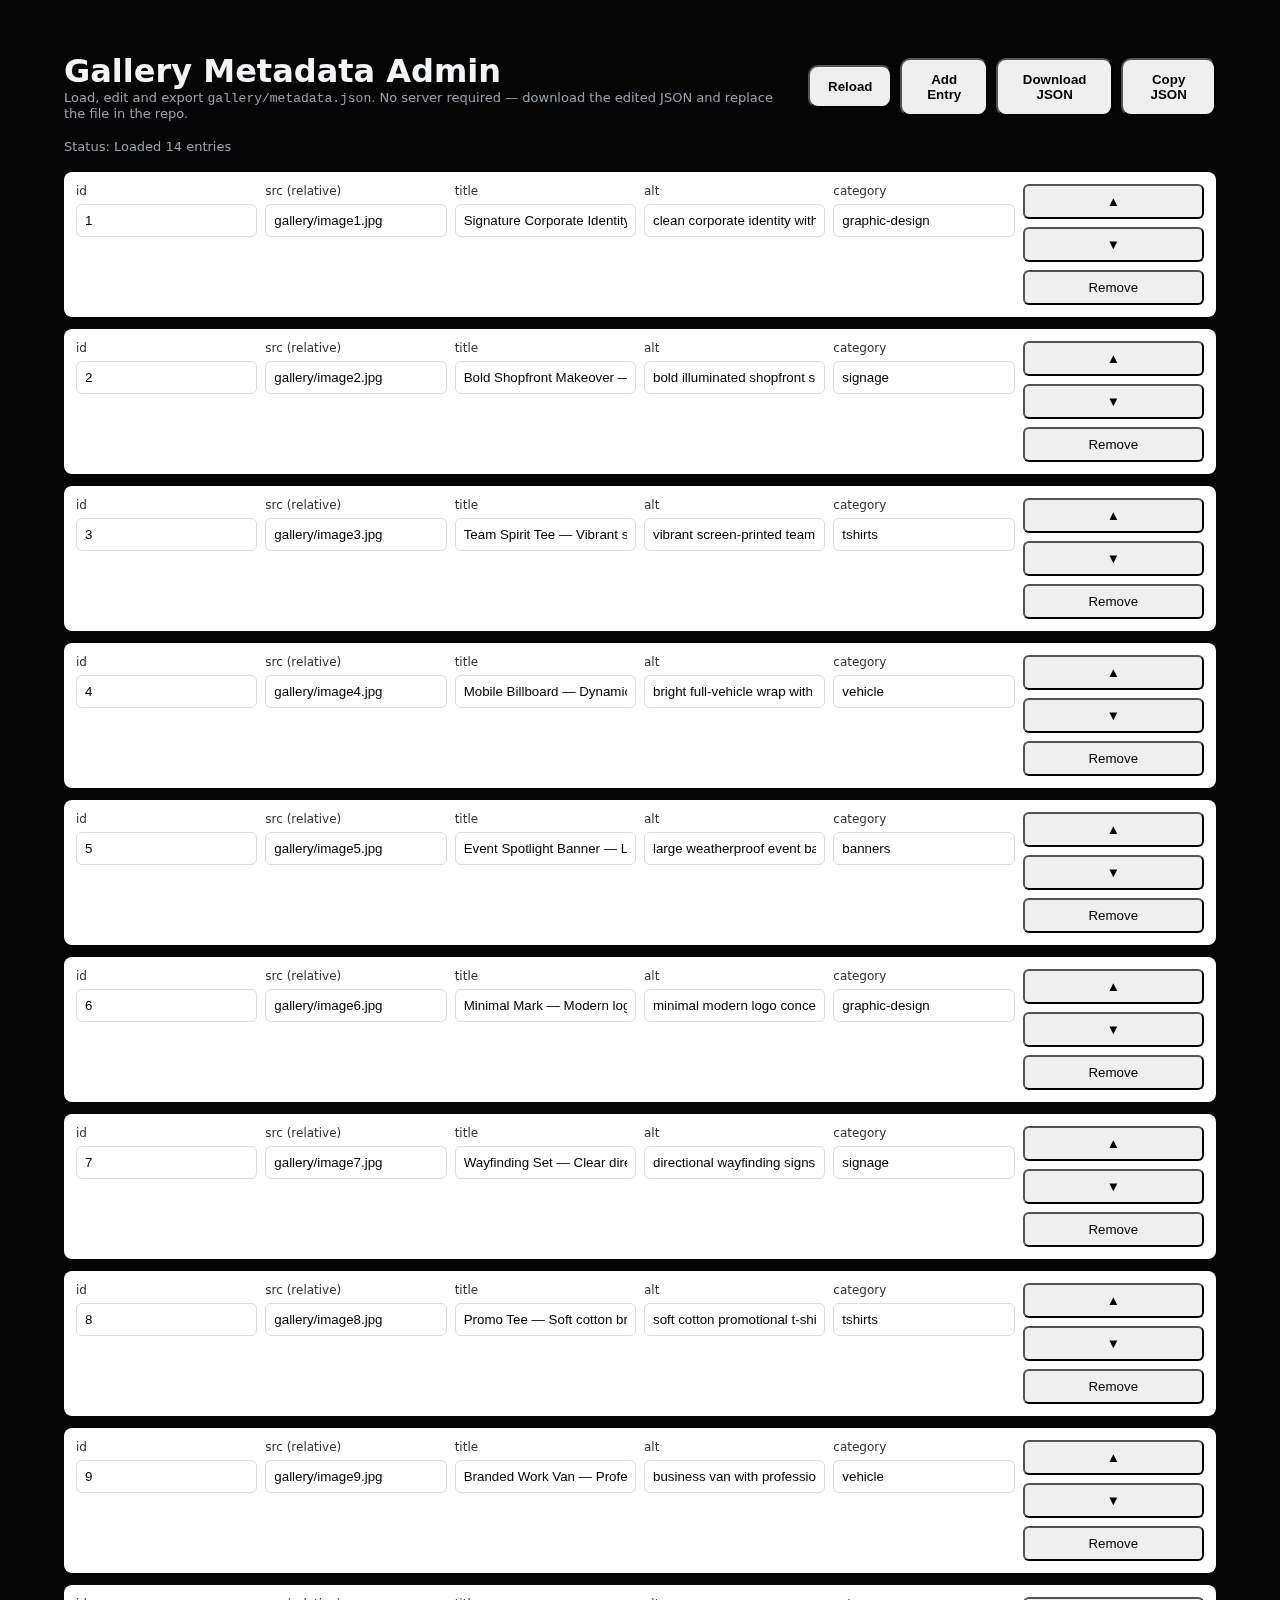
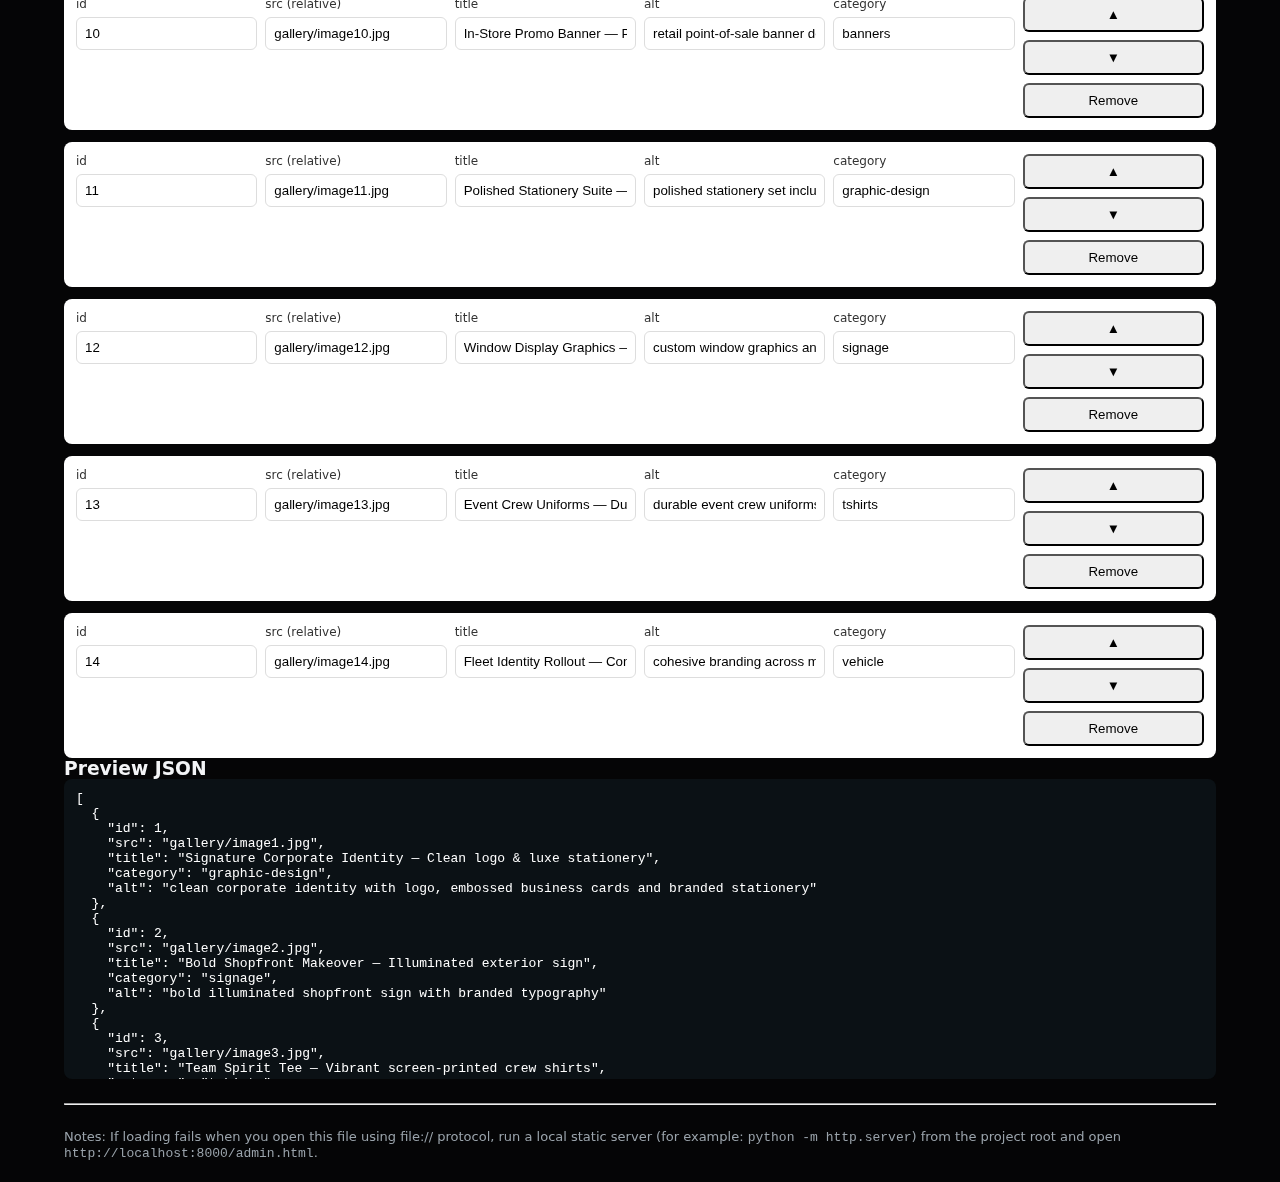
<file: admin.html>
<!doctype html>
<html lang="en">
  <head>
    <meta charset="utf-8" />
    <meta name="viewport" content="width=device-width,initial-scale=1" />
    <title>Gallery Metadata Admin — Tone4DMedia</title>
    <link rel="stylesheet" href="style.css">
    <style>
      body { padding: 28px; }
      .admin-header { display:flex; align-items:center; justify-content:space-between; gap:16px; margin-bottom:18px; }
      .admin-actions { display:flex; gap:8px; align-items:center; }
      .entries { display:flex; flex-direction:column; gap:12px; margin-top:18px; }
      .entry { background: #fff; color:#111; padding:12px; border-radius:8px; display:flex; gap:8px; align-items:flex-start; }
      .entry > div { flex:1; }
      .entry label { font-size:12px; color:#333; display:block; margin-bottom:6px; }
      .entry input { width:100%; padding:8px; border-radius:6px; border:1px solid #ddd; }
      .entry .small { font-size:12px; color:#666; margin-top:6px; }
      .entry-controls { display:flex; flex-direction:column; gap:8px; }
      .btn-small { padding:8px 10px; border-radius:6px; cursor:pointer; }
      .hint { color:#9aa3ab; font-size:13px; }
      .top-note { max-width:900px; }
      pre.json-preview { background:#0b1115; color:#fff; padding:12px; border-radius:8px; overflow:auto; max-height:300px; }
    </style>
  </head>
  <body>
    <div class="container">
      <div class="admin-header">
        <div>
          <h1>Gallery Metadata Admin</h1>
          <div class="top-note hint">Load, edit and export <code>gallery/metadata.json</code>. No server required — download the edited JSON and replace the file in the repo.</div>
        </div>
        <div class="admin-actions">
          <button id="btnLoad" class="btn btn.ghost">Reload</button>
          <button id="btnAdd" class="btn btn.primary">Add Entry</button>
          <button id="btnExport" class="btn">Download JSON</button>
          <button id="btnCopy" class="btn btn.ghost">Copy JSON</button>
        </div>
      </div>

      <div id="status" class="hint">Status: idle</div>

      <div id="entries" class="entries"></div>

      <h3>Preview JSON</h3>
      <pre id="preview" class="json-preview">[]</pre>

      <hr style="margin-top:24px;margin-bottom:24px;">
      <div class="hint">Notes: If loading fails when you open this file using file:// protocol, run a local static server (for example: <code>python -m http.server</code>) from the project root and open <code>http://localhost:8000/admin.html</code>.</div>
    </div>

    <script>
      const entriesEl = document.getElementById('entries');
      const statusEl = document.getElementById('status');
      const previewEl = document.getElementById('preview');

      function setStatus(s) { statusEl.textContent = 'Status: ' + s; }

      // Render entries array into editable UI
      function render(items) {
        entriesEl.innerHTML = '';
        items.forEach((it, idx) => {
          const entry = document.createElement('div');
          entry.className = 'entry';

          entry.innerHTML = `
            <div>
              <label>id</label>
              <input type="number" class="fld-id" value="${it.id || ''}">
            </div>
            <div>
              <label>src (relative)</label>
              <input type="text" class="fld-src" value="${it.src || ''}">
            </div>
            <div>
              <label>title</label>
              <input type="text" class="fld-title" value="${(it.title||'').replace(/"/g,'&quot;')}">
            </div>
            <div>
              <label>alt</label>
              <input type="text" class="fld-alt" value="${(it.alt||'').replace(/"/g,'&quot;')}">
            </div>
            <div>
              <label>category</label>
              <input type="text" class="fld-cat" value="${it.category || ''}">
            </div>
            <div class="entry-controls">
              <button class="btn-small" data-action="up">▲</button>
              <button class="btn-small" data-action="down">▼</button>
              <button class="btn-small" data-action="remove">Remove</button>
            </div>
          `;

          // controls
          entry.querySelector('[data-action="remove"]').addEventListener('click', () => {
            items.splice(idx, 1);
            refresh(items);
          });

          entry.querySelector('[data-action="up"]').addEventListener('click', () => {
            if (idx === 0) return;
            const tmp = items[idx-1]; items[idx-1] = items[idx]; items[idx] = tmp;
            refresh(items);
          });

          entry.querySelector('[data-action="down"]').addEventListener('click', () => {
            if (idx === items.length - 1) return;
            const tmp = items[idx+1]; items[idx+1] = items[idx]; items[idx] = tmp;
            refresh(items);
          });

          // update model on input change
          ['fld-id','fld-src','fld-title','fld-alt','fld-cat'].forEach(cls => {
            const el = entry.querySelector('.' + cls);
            el.addEventListener('input', () => {
              const ids = entry.querySelector('.fld-id').value;
              items[idx].id = ids ? Number(ids) : '';
              items[idx].src = entry.querySelector('.fld-src').value;
              items[idx].title = entry.querySelector('.fld-title').value;
              items[idx].alt = entry.querySelector('.fld-alt').value;
              items[idx].category = entry.querySelector('.fld-cat').value;
              updatePreview(items);
            });
          });

          entriesEl.appendChild(entry);
        });
        updatePreview(items);
      }

      function updatePreview(items) {
        previewEl.textContent = JSON.stringify(items, null, 2);
      }

      function refresh(items) { render(items); setStatus('Edited'); }

      // Export / Download
      function downloadJSON(items) {
        const blob = new Blob([JSON.stringify(items, null, 2)], { type: 'application/json' });
        const url = URL.createObjectURL(blob);
        const a = document.createElement('a');
        a.href = url;
        a.download = 'metadata.json';
        document.body.appendChild(a);
        a.click();
        a.remove();
        URL.revokeObjectURL(url);
        setStatus('Downloaded metadata.json');
      }

      // Copy to clipboard
      async function copyToClipboard(items) {
        try {
          await navigator.clipboard.writeText(JSON.stringify(items, null, 2));
          setStatus('Copied JSON to clipboard');
        } catch (err) {
          setStatus('Clipboard copy failed — browser may block it.');
        }
      }

      // Initial load
      let items = [];
      function loadMetadata() {
        setStatus('Loading metadata.json...');
        fetch('gallery/metadata.json')
          .then(res => {
            if (!res.ok) throw new Error('Not found');
            return res.json();
          })
          .then(json => {
            items = Array.isArray(json) ? json : [];
            if (items.length === 0) setStatus('metadata.json loaded but empty'); else setStatus('Loaded ' + items.length + ' entries');
            render(items);
          })
          .catch(err => {
            setStatus('Could not load metadata.json from file (use Download after editing).');
            // start with sample items if fetch failed
            items = [];
            render(items);
          });
      }

      document.getElementById('btnLoad').addEventListener('click', () => loadMetadata());
      document.getElementById('btnAdd').addEventListener('click', () => {
        const nextId = items.length ? (Math.max(...items.map(i => Number(i.id||0))) + 1) : 1;
        items.push({ id: nextId, src: `gallery/image${nextId}.jpg`, title: `Project ${nextId}`, category: '', alt: '' });
        refresh(items);
      });
      document.getElementById('btnExport').addEventListener('click', () => downloadJSON(items));
      document.getElementById('btnCopy').addEventListener('click', () => copyToClipboard(items));

      // load on open
      loadMetadata();
    </script>
  </body>
</html>
</file>
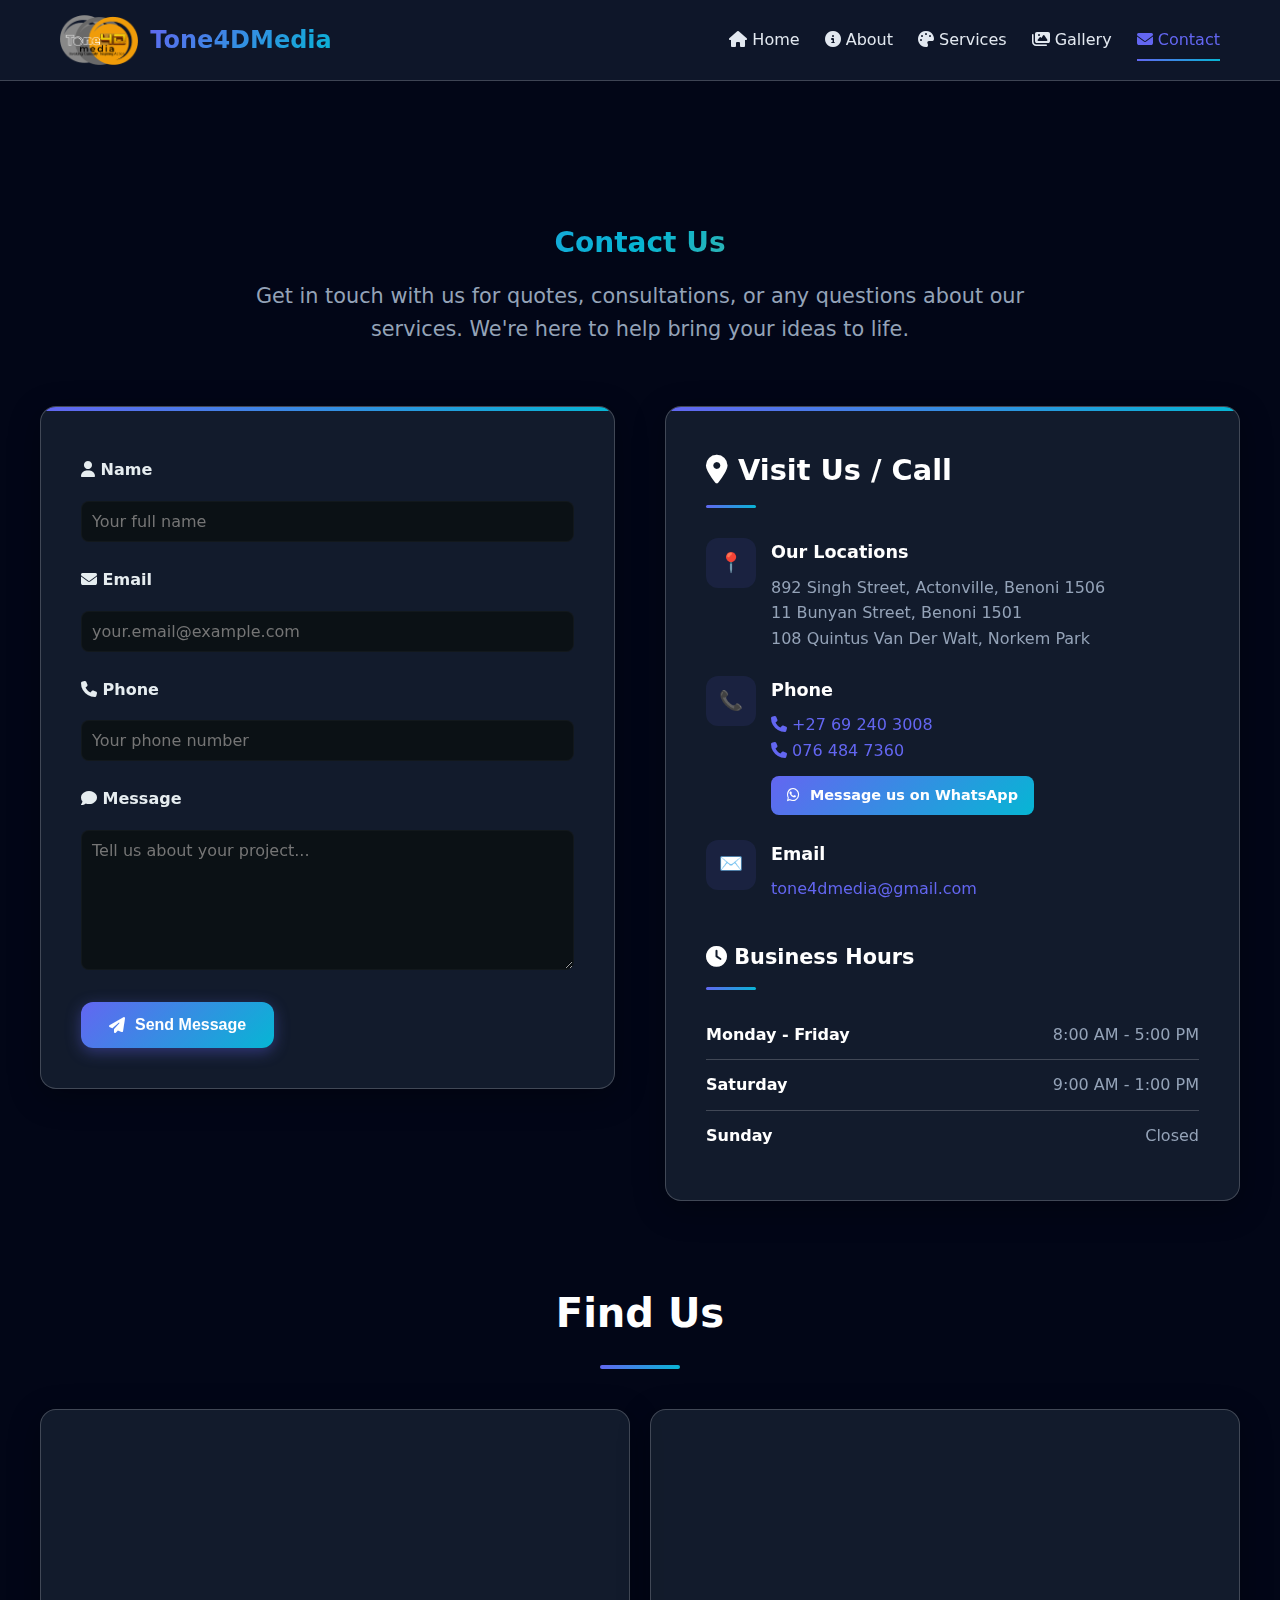
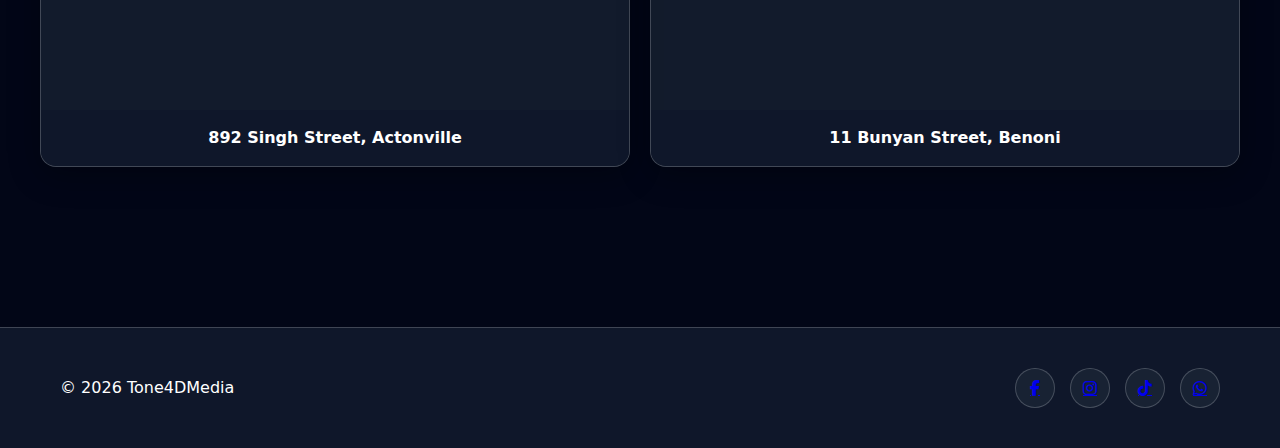
<file: contact.html>
<!doctype html>
<html lang="en">
<head>
  <meta charset="utf-8" />
  <meta name="viewport" content="width=device-width,initial-scale=1" />
  <title>Contact — Tone4DMedia</title>
  <link rel="stylesheet" href="style.css" />
  <link rel="stylesheet" href="https://cdnjs.cloudflare.com/ajax/libs/font-awesome/6.4.0/css/all.min.css">
  <style>
    /* Consistent with other pages */
    :root {
      --primary: #6366f1;
      --primary-dark: #4f46e5;
      --secondary: #06b6d4;
      --accent: #f59e0b;
      --dark: #0f172a;
      --darker: #020617;
      --light: #f8fafc;
      --text: #e2e8f0;
      --text-muted: #94a3b8;
      --card-bg: rgba(30, 41, 59, 0.6);
      --glass: rgba(255, 255, 255, 0.1);
      --glass-border: rgba(255, 255, 255, 0.2);
      --shadow: 0 8px 32px rgba(0, 0, 0, 0.3);
      --gradient: linear-gradient(135deg, var(--primary) 0%, var(--secondary) 100%);
    }
    
    * {
      margin: 0;
      padding: 0;
      box-sizing: border-box;
    }
    
    body {
      font-family: 'Inter', 'Segoe UI', system-ui, sans-serif;
      background: var(--darker);
      color: var(--text);
      line-height: 1.6;
      overflow-x: hidden;
    }
    
    .container {
      width: 100%;
      max-width: 1200px;
      margin: 0 auto;
      padding: 0 20px;
    }
    
    /* Header */
    .site-header {
      background: rgba(15, 23, 42, 0.95);
      backdrop-filter: blur(20px);
      border-bottom: 1px solid var(--glass-border);
      position: sticky;
      top: 0;
      z-index: 1000;
      transition: all 0.3s ease;
    }
    
    .header-inner {
      display: flex;
      justify-content: space-between;
      align-items: center;
      padding: 15px 20px;
    }
    
    .logo {
      display: flex;
      align-items: center;
      gap: 12px;
      text-decoration: none;
      color: white;
      font-weight: 700;
      font-size: 1.4rem;
    }
    
    .logo img {
      height: 50px;
      width: auto;
    }
    
    .brand-name {
      background: linear-gradient(135deg, var(--primary) 0%, var(--secondary) 100%);
      -webkit-background-clip: text;
      -webkit-text-fill-color: transparent;
      background-clip: text;
      font-size: 1.5rem;
      font-weight: 700;
    }
    
    .nav {
      display: flex;
      gap: 25px;
    }
    
    .nav a {
      text-decoration: none;
      color: var(--text);
      font-weight: 500;
      transition: color 0.3s;
      position: relative;
      padding: 8px 0;
    }
    
    .nav a:after {
      content: '';
      position: absolute;
      bottom: 0;
      left: 0;
      width: 0;
      height: 2px;
      background: var(--gradient);
      transition: width 0.3s;
    }
    
    .nav a:hover, .nav a.active {
      color: var(--primary);
    }
    
    .nav a:hover:after, .nav a.active:after {
      width: 100%;
    }
    
    .mobile-toggle {
      display: none;
      background: none;
      border: none;
      color: var(--text);
      font-size: 1.5rem;
      cursor: pointer;
    }
    
    /* Main Content */
    main.content {
      padding: 140px 0 80px;
    }
    
    h1 {
      font-size: 3rem;
      margin-bottom: 20px;
      color: white;
      text-align: center;
      background: linear-gradient(135deg, var(--primary) 0%, var(--secondary) 50%, var(--accent) 100%);
      -webkit-background-clip: text;
      -webkit-text-fill-color: transparent;
      background-clip: text;
    }
    
    .page-intro {
      font-size: 1.3rem;
      text-align: center;
      max-width: 800px;
      margin: 0 auto 60px;
      color: var(--text-muted);
    }
    
    /* Two Column Layout */
    .two-col {
      display: grid;
      grid-template-columns: 1fr 1fr;
      gap: 50px;
      align-items: start;
    }
    
    /* Contact Form */
    .contact-form {
      background: var(--card-bg);
      backdrop-filter: blur(20px);
      border: 1px solid var(--glass-border);
      border-radius: 16px;
      padding: 40px;
      box-shadow: var(--shadow);
      position: relative;
      overflow: hidden;
    }

    .contact-form:before {
      content: '';
      position: absolute;
      top: 0;
      left: 0;
      width: 100%;
      height: 4px;
      background: var(--gradient);
    }
    
    .form-group {
      margin-bottom: 25px;
    }
    
    label {
      display: block;
      margin-bottom: 10px;
      font-weight: 600;
      color: white;
    }
    
    input, textarea {
      width: 100%;
      padding: 14px 16px;
      background: rgba(15, 23, 42, 0.6);
      border: 1px solid var(--glass-border);
      border-radius: 10px;
      font-family: inherit;
      font-size: 1rem;
      transition: all 0.3s;
      color: var(--text);
    }
    
    input:focus, textarea:focus {
      outline: none;
      border-color: var(--primary);
      box-shadow: 0 0 0 3px rgba(99, 102, 241, 0.1);
      background: rgba(15, 23, 42, 0.8);
    }
    
    textarea {
      resize: vertical;
      min-height: 140px;
    }
    
    .btn {
      display: inline-flex;
      align-items: center;
      gap: 10px;
      padding: 14px 28px;
      border-radius: 12px;
      text-decoration: none;
      font-weight: 600;
      transition: all 0.3s;
      text-align: center;
      border: none;
      cursor: pointer;
      font-size: 1rem;
      position: relative;
      overflow: hidden;
    }

    .btn:before {
      content: '';
      position: absolute;
      top: 0;
      left: -100%;
      width: 100%;
      height: 100%;
      background: linear-gradient(90deg, transparent, rgba(255,255,255,0.2), transparent);
      transition: left 0.5s;
    }

    .btn:hover:before {
      left: 100%;
    }
    
    .btn.primary {
      background: var(--gradient);
      color: white;
      box-shadow: 0 4px 15px rgba(99, 102, 241, 0.4);
    }
    
    .btn.primary:hover {
      background: linear-gradient(135deg, var(--primary-dark) 0%, var(--secondary) 100%);
      transform: translateY(-3px);
      box-shadow: 0 8px 25px rgba(99, 102, 241, 0.6);
    }
    
    .form-status {
      margin-top: 20px;
      padding: 16px;
      border-radius: 10px;
      text-align: center;
      display: none;
      font-weight: 600;
    }
    
    .form-status.success {
      background: rgba(34, 197, 94, 0.1);
      color: #4ade80;
      border: 1px solid rgba(34, 197, 94, 0.3);
      display: block;
    }
    
    .form-status.error {
      background: rgba(239, 68, 68, 0.1);
      color: #f87171;
      border: 1px solid rgba(239, 68, 68, 0.3);
      display: block;
    }
    
    /* Contact Info */
    .contact-info {
      background: var(--card-bg);
      backdrop-filter: blur(20px);
      border: 1px solid var(--glass-border);
      border-radius: 16px;
      padding: 40px;
      box-shadow: var(--shadow);
      height: 100%;
      position: relative;
      overflow: hidden;
    }

    .contact-info:before {
      content: '';
      position: absolute;
      top: 0;
      left: 0;
      width: 100%;
      height: 4px;
      background: var(--gradient);
    }
    
    .contact-info h3 {
      font-size: 1.8rem;
      margin-bottom: 30px;
      color: white;
      position: relative;
      padding-bottom: 15px;
    }
    
    .contact-info h3:after {
      content: '';
      position: absolute;
      bottom: 0;
      left: 0;
      width: 50px;
      height: 3px;
      background: var(--gradient);
      border-radius: 2px;
    }
    
    .contact-details {
      list-style: none;
      margin-bottom: 30px;
    }
    
    .contact-details li {
      margin-bottom: 25px;
      display: flex;
      align-items: flex-start;
      gap: 15px;
    }
    
    .contact-icon {
      width: 50px;
      height: 50px;
      background: rgba(99, 102, 241, 0.1);
      border-radius: 12px;
      display: flex;
      align-items: center;
      justify-content: center;
      color: var(--primary);
      flex-shrink: 0;
      font-size: 1.2rem;
    }
    
    .contact-text h4 {
      margin-bottom: 8px;
      color: white;
      font-size: 1.1rem;
    }
    
    .contact-text p {
      color: var(--text-muted);
      line-height: 1.6;
    }

    .contact-text a {
      color: var(--primary);
      text-decoration: none;
      transition: color 0.3s;
    }

    .contact-text a:hover {
      color: var(--accent);
    }
    
    /* Map Section */
    .map-section {
      margin-top: 80px;
    }

    .map-section h2 {
      text-align: center;
      margin-bottom: 40px;
      color: white;
      font-size: 2.5rem;
    }

    .map-section h2:after {
      content: '';
      display: block;
      width: 80px;
      height: 4px;
      background: var(--gradient);
      margin: 20px auto 0;
      border-radius: 2px;
    }

    .map-grid {
      display: grid;
      grid-template-columns: repeat(2, 1fr);
      gap: 20px;
      align-items: stretch;
    }

    .map-item {
      border-radius: 16px;
      overflow: hidden;
      box-shadow: var(--shadow);
      background: var(--card-bg);
      border: 1px solid var(--glass-border);
      transition: transform 0.3s;
    }

    .map-item:hover {
      transform: translateY(-5px);
    }

    .map-item iframe {
      width: 100%;
      height: 300px;
      border: 0;
      display: block;
    }

    .map-caption {
      padding: 15px;
      background: var(--dark);
      color: white;
      text-align: center;
      font-weight: 600;
    }

    @media (max-width: 768px) {
      .map-grid { grid-template-columns: 1fr; }
      .map-item iframe { height: 250px; }
    }
    
    /* Business Hours */
    .hours-section {
      margin-top: 40px;
    }
    
    .hours-section h3 {
      margin-bottom: 20px;
      color: white;
      font-size: 1.3rem;
    }
    
    .hours-table {
      width: 100%;
      border-collapse: collapse;
    }
    
    .hours-table tr {
      border-bottom: 1px solid var(--glass-border);
    }
    
    .hours-table tr:last-child {
      border-bottom: none;
    }
    
    .hours-table td {
      padding: 12px 0;
    }
    
    .hours-table td:first-child {
      font-weight: 600;
      color: white;
    }
    
    .hours-table td:last-child {
      text-align: right;
      color: var(--text-muted);
    }
    
    /* Footer */
    .site-footer {
      background: var(--dark);
      color: white;
      padding: 40px 0;
      margin-top: 80px;
      border-top: 1px solid var(--glass-border);
    }
    
    .footer-inner {
      display: flex;
      justify-content: space-between;
      align-items: center;
    }
    
    .social {
      display: flex;
      gap: 15px;
    }
    
    .social a {
      display: flex;
      align-items: center;
      justify-content: center;
      width: 40px;
      height: 40px;
      background: var(--card-bg);
      border-radius: 50%;
      transition: all 0.3s;
      border: 1px solid var(--glass-border);
    }

    .social a:hover {
      background: var(--gradient);
      transform: translateY(-3px);
    }
    
    /* Responsive Design */
    @media (max-width: 992px) {
      .two-col {
        grid-template-columns: 1fr;
        gap: 30px;
      }
    }
    
    @media (max-width: 768px) {
      .nav {
        display: none;
        position: absolute;
        top: 100%;
        left: 0;
        width: 100%;
        background: var(--dark);
        flex-direction: column;
        padding: 20px;
        box-shadow: 0 10px 30px rgba(0,0,0,0.3);
        border-top: 1px solid var(--glass-border);
      }
      
      .nav.active {
        display: flex;
      }
      
      .mobile-toggle {
        display: block;
      }
      
      h1 {
        font-size: 2.5rem;
      }
      
      .contact-form, .contact-info {
        padding: 30px 25px;
      }
      
      .footer-inner {
        flex-direction: column;
        gap: 20px;
        text-align: center;
      }
      
      .brand-name {
        display: none;
      }
    }

    /* Animation */
    @keyframes fadeInUp {
      from {
        opacity: 0;
        transform: translateY(30px);
      }
      to {
        opacity: 1;
        transform: translateY(0);
      }
    }

    .fade-in {
      animation: fadeInUp 0.8s ease forwards;
    }
  </style>
</head>
<body>
  <header class="site-header">
    <div class="container header-inner">
      <a class="logo" href="index.html">
        <img src="images/logo.png" alt="Tone4DMedia logo">
        <span class="brand-name">Tone4DMedia</span>
      </a>
      <nav class="nav" id="mainNav">
        <a href="index.html"><i class="fas fa-home"></i> Home</a>
        <a href="about.html"><i class="fas fa-info-circle"></i> About</a>
        <a href="services.html"><i class="fas fa-palette"></i> Services</a>
        <a href="gallery.html"><i class="fas fa-images"></i> Gallery</a>
        <a href="contact.html" class="active"><i class="fas fa-envelope"></i> Contact</a>
      </nav>
      <button id="mobileToggle" class="mobile-toggle" aria-label="Toggle menu"><i class="fas fa-bars"></i></button>
    </div>
  </header>

  <main class="container content">
    <h1 class="fade-in">Contact Us</h1>
    <p class="page-intro fade-in">Get in touch with us for quotes, consultations, or any questions about our services. We're here to help bring your ideas to life.</p>

    <div class="two-col">
      <div>
        <form id="contactForm" class="contact-form fade-in">
          <div class="form-group">
            <label for="name"><i class="fas fa-user"></i> Name</label>
            <input type="text" id="name" name="name" required placeholder="Your full name" />
          </div>
          
          <div class="form-group">
            <label for="email"><i class="fas fa-envelope"></i> Email</label>
            <input type="email" id="email" name="email" required placeholder="your.email@example.com" />
          </div>
          
          <div class="form-group">
            <label for="phone"><i class="fas fa-phone"></i> Phone</label>
            <input type="tel" id="phone" name="phone" placeholder="Your phone number" />
          </div>
          
          <div class="form-group">
            <label for="message"><i class="fas fa-comment"></i> Message</label>
            <textarea id="message" name="message" required placeholder="Tell us about your project..."></textarea>
          </div>
          
          <button class="btn primary" type="submit"><i class="fas fa-paper-plane"></i> Send Message</button>
          <div id="formStatus" class="form-status" aria-live="polite"></div>
        </form>
      </div>

      <div class="contact-info fade-in">
        <h3><i class="fas fa-map-marker-alt"></i> Visit Us / Call</h3>
        <ul class="contact-details">
          <li>
            <div class="contact-icon">📍</div>
            <div class="contact-text">
              <h4>Our Locations</h4>
              <p>892 Singh Street, Actonville, Benoni 1506<br>
                 11 Bunyan Street, Benoni 1501<br>
                 108 Quintus Van Der Walt, Norkem Park</p>
            </div>
          </li>
          <li>
            <div class="contact-icon">📞</div>
            <div class="contact-text">
              <h4>Phone</h4>
              <p>
                <a href="tel:+27692403008"><i class="fas fa-phone"></i> +27 69 240 3008</a><br>
                <a href="tel:+27764847360"><i class="fas fa-phone"></i> 076 484 7360</a>
              </p>
              <p style="margin-top:12px;">
                <a id="whatsappLink" href="https://wa.me/27692403008" target="_blank" rel="noopener" data-phone="27692403008" class="btn" style="background: var(--gradient); color: white; padding: 8px 16px; border-radius: 8px; text-decoration: none; font-size: 0.9rem;">
                  <i class="fab fa-whatsapp"></i> Message us on WhatsApp
                </a>
              </p>
            </div>
          </li>
          <li>
            <div class="contact-icon">✉️</div>
            <div class="contact-text">
              <h4>Email</h4>
              <p><a href="mailto:tone4dmedia@gmail.com">tone4dmedia@gmail.com</a></p>
            </div>
          </li>
        </ul>
        
        <div class="hours-section">
          <h3><i class="fas fa-clock"></i> Business Hours</h3>
          <table class="hours-table">
            <tr>
              <td>Monday - Friday</td>
              <td>8:00 AM - 5:00 PM</td>
            </tr>
            <tr>
              <td>Saturday</td>
              <td>9:00 AM - 1:00 PM</td>
            </tr>
            <tr>
              <td>Sunday</td>
              <td>Closed</td>
            </tr>
          </table>
        </div>
      </div>
    </div>

    <section class="map-section">
      <h2>Find Us</h2>
      <div class="map-grid">
        <div class="map-item fade-in">
          <iframe loading="lazy" allowfullscreen
            src="https://www.google.com/maps?q=892%20Singh%20Street%2C%20Actonville%2C%20Benoni%201506&output=embed"
            title="Map: 892 Singh Street, Actonville, Benoni 1506"></iframe>
          <div class="map-caption">892 Singh Street, Actonville</div>
        </div>
        <div class="map-item fade-in">
          <iframe loading="lazy" allowfullscreen
            src="https://www.google.com/maps?q=11%20Bunyan%20Street%2C%20Benoni%201501&output=embed"
            title="Map: 11 Bunyan Street, Benoni 1501"></iframe>
          <div class="map-caption">11 Bunyan Street, Benoni</div>
        </div>
      </div>
    </section>
  </main>

  <footer class="site-footer">
    <div class="container footer-inner">
      <div>© <span id="yearContact"></span> Tone4DMedia</div>
      <div class="social">
        <a href="https://www.facebook.com/share/1Ea1pMmF7w/" target="_blank" rel="noopener" aria-label="Facebook">
          <i class="fab fa-facebook-f"></i>
        </a>
        <a href="https://www.instagram.com/tone4dmedia?igsh=cDgxM3NrYTZvNnBp" target="_blank" rel="noopener" aria-label="Instagram">
          <i class="fab fa-instagram"></i>
        </a>
        <a href="https://www.tiktok.com/@toned81?_t=ZS-90xP6tw8uAy&_r=1" target="_blank" rel="noopener" aria-label="TikTok">
          <i class="fab fa-tiktok"></i>
        </a>
        <a href="https://wa.me/27692403008" target="_blank" rel="noopener" aria-label="WhatsApp">
          <i class="fab fa-whatsapp"></i>
        </a>
      </div>
    </div>
  </footer>

  <script>
    // Mobile menu toggle
    document.getElementById('mobileToggle').addEventListener('click', function() {
      document.getElementById('mainNav').classList.toggle('active');
    });
    
    // Set current year in footer
    document.getElementById('yearContact').textContent = new Date().getFullYear();

    // Header scroll effect
    window.addEventListener('scroll', function() {
      const header = document.querySelector('.site-header');
      if (window.scrollY > 100) {
        header.style.background = 'rgba(15, 23, 42, 0.98)';
      } else {
        header.style.background = 'rgba(15, 23, 42, 0.95)';
      }
    });
    
    // Contact form handling
    document.getElementById('contactForm').addEventListener('submit', function(e) {
      e.preventDefault();
      
      const formStatus = document.getElementById('formStatus');
      const formData = new FormData(this);
      
      // Simulate form submission
      formStatus.className = 'form-status';
      formStatus.textContent = 'Sending your message...';
      formStatus.style.display = 'block';
      
      setTimeout(() => {
        // In a real implementation, you would send the data to a server here
        formStatus.className = 'form-status success';
        formStatus.innerHTML = '<i class="fas fa-check-circle"></i> Thank you! Your message has been sent successfully. We will get back to you soon.';
        document.getElementById('contactForm').reset();
      }, 1500);
    });

    // Open WhatsApp Web on desktop, wa.me on mobile
    (function() {
      var wa = document.getElementById('whatsappLink');
      if (!wa) return;
      wa.addEventListener('click', function(evt) {
        try {
          var phone = wa.dataset.phone || '27692403008';
          // crude mobile detection — good enough for deciding whatsapp web vs app
          var isMobile = /Mobi|Android|iPhone|iPad|iPod|Windows Phone/i.test(navigator.userAgent || '');
          if (!isMobile) {
            // desktop — open WhatsApp Web
            evt.preventDefault();
            var url = 'https://web.whatsapp.com/send?phone=' + encodeURIComponent(phone);
            window.open(url, '_blank', 'noopener');
          }
          // on mobile, allow default wa.me behavior (opens app or web)
        } catch (err) {
          // if anything goes wrong, let the link behave normally
          return;
        }
      });
    })();

    // Intersection Observer for animations
    const observer = new IntersectionObserver((entries) => {
      entries.forEach(entry => {
        if (entry.isIntersecting) {
          entry.target.classList.add('fade-in');
        }
      });
    }, { threshold: 0.1 });

    document.querySelectorAll('.fade-in').forEach(el => {
      observer.observe(el);
    });
  </script>
</body>
</html>
</file>
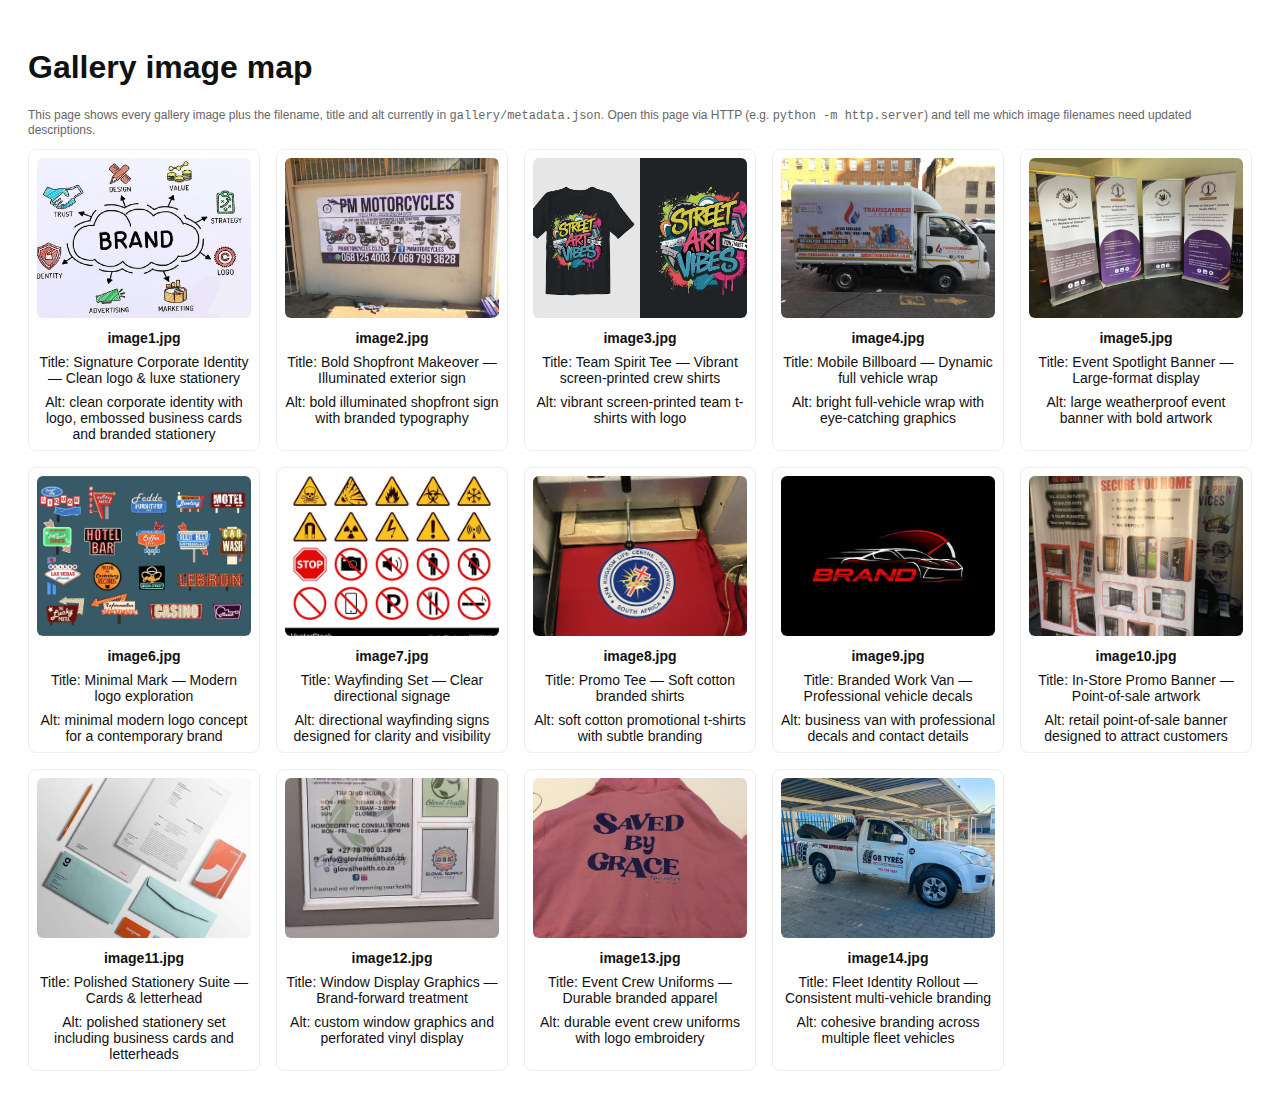
<file: images-map.html>
<!doctype html>
<html lang="en">
<head>
  <meta charset="utf-8" />
  <meta name="viewport" content="width=device-width,initial-scale=1" />
  <title>Gallery Image Map</title>
  <style>
    body{font-family:Segoe UI,Arial,Helvetica,sans-serif;padding:20px;background:#fff;color:#111}
    .grid{display:grid;grid-template-columns:repeat(auto-fill,minmax(220px,1fr));gap:16px}
    .card{border:1px solid #eee;padding:8px;border-radius:8px;text-align:center}
    img{width:100%;height:160px;object-fit:cover;border-radius:6px}
    .meta{margin-top:8px;font-size:14px}
    .small{color:#666;font-size:12px}
  </style>
</head>
<body>
  <h1>Gallery image map</h1>
  <p class="small">This page shows every gallery image plus the filename, title and alt currently in <code>gallery/metadata.json</code>. Open this page via HTTP (e.g. <code>python -m http.server</code>) and tell me which image filenames need updated descriptions.</p>
  <div id="grid" class="grid"></div>

  <script>
    async function load() {
      const grid = document.getElementById('grid');
      let items = [];
      try {
        const res = await fetch('gallery/metadata.json');
        items = await res.json();
      } catch (err) {
        // fallback: list files image1..image14
        for (let i=1;i<=14;i++){ items.push({id:i, src:`gallery/image${i}.jpg`, title:`Project ${i}`, alt:`Project ${i}`}) }
      }

      items.forEach(it => {
        const name = it.src.split('/').pop();
        const div = document.createElement('div'); div.className='card';
        div.innerHTML = `
          <img src="${it.src}" alt="${it.alt||it.title||name}" onerror="this.style.opacity=0.35;this.nextElementSibling.style.display='block'">
          <div class="meta"><strong>${name}</strong></div>
          <div class="meta">Title: ${it.title || '<span class=\'small\'>—</span>'}</div>
          <div class="meta">Alt: ${it.alt || '<span class=\'small\'>—</span>'}</div>
        `;
        grid.appendChild(div);
      });
    }
    load();
  </script>
</body>
</html>
</file>
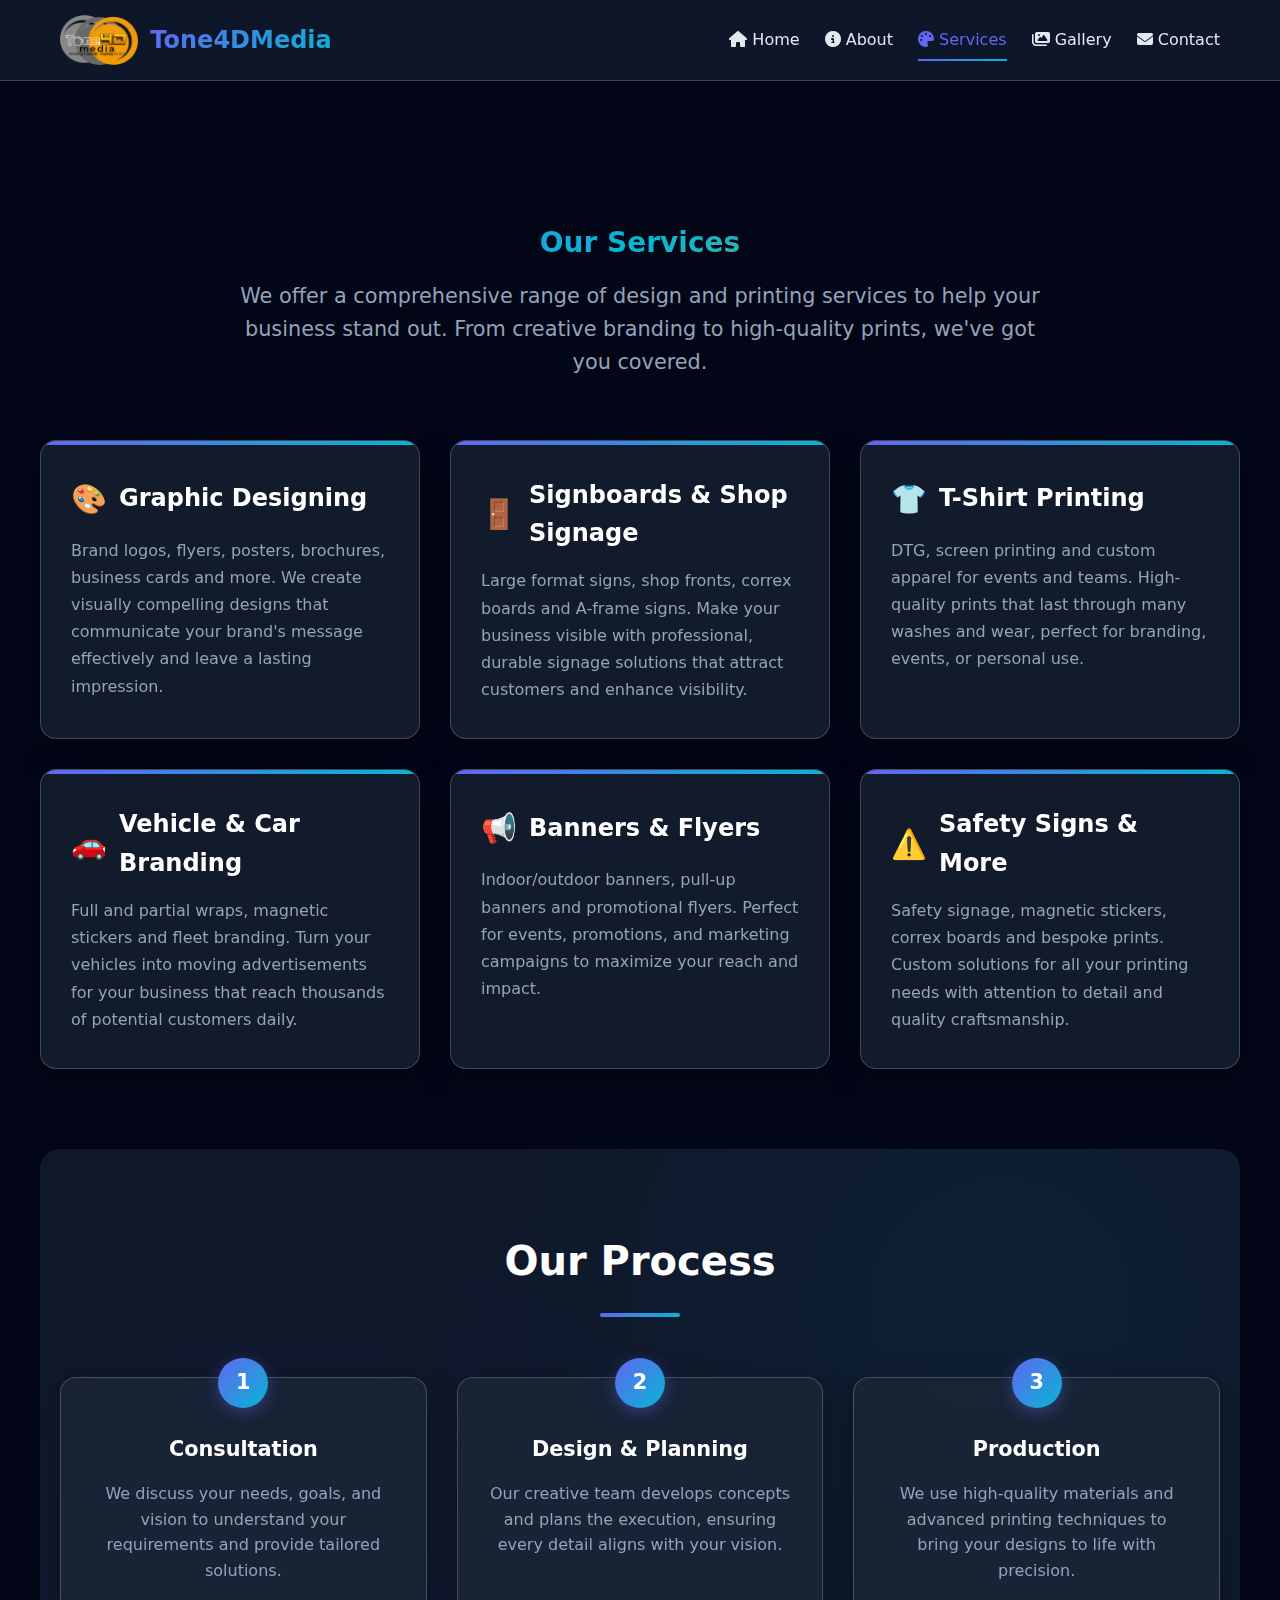
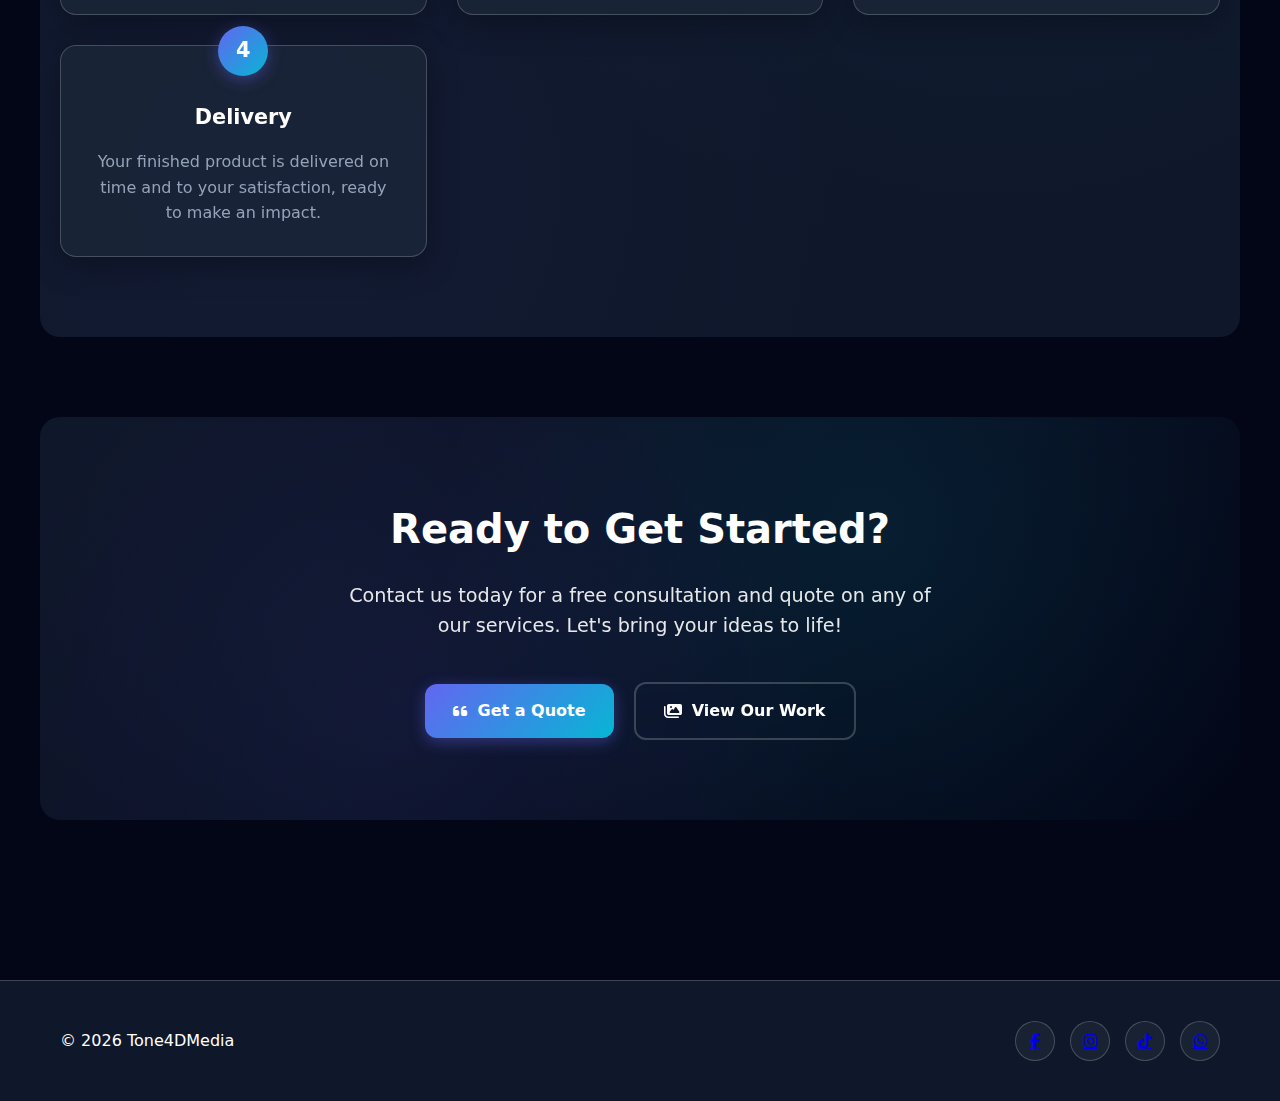
<file: services.html>
<!doctype html>
<html lang="en">
<head>
  <meta charset="utf-8" />
  <meta name="viewport" content="width=device-width,initial-scale=1" />
  <title>Services — Tone4DMedia</title>
  <link rel="stylesheet" href="style.css" />
  <link rel="stylesheet" href="https://cdnjs.cloudflare.com/ajax/libs/font-awesome/6.4.0/css/all.min.css">
  <style>
    /* Consistent with homepage and about page styles */
    :root {
      --primary: #6366f1;
      --primary-dark: #4f46e5;
      --secondary: #06b6d4;
      --accent: #f59e0b;
      --dark: #0f172a;
      --darker: #020617;
      --light: #f8fafc;
      --text: #e2e8f0;
      --text-muted: #94a3b8;
      --card-bg: rgba(30, 41, 59, 0.6);
      --glass: rgba(255, 255, 255, 0.1);
      --glass-border: rgba(255, 255, 255, 0.2);
      --shadow: 0 8px 32px rgba(0, 0, 0, 0.3);
      --gradient: linear-gradient(135deg, var(--primary) 0%, var(--secondary) 100%);
    }
    
    * {
      margin: 0;
      padding: 0;
      box-sizing: border-box;
    }
    
    body {
      font-family: 'Inter', 'Segoe UI', system-ui, sans-serif;
      background: var(--darker);
      color: var(--text);
      line-height: 1.6;
      overflow-x: hidden;
    }
    
    .container {
      width: 100%;
      max-width: 1200px;
      margin: 0 auto;
      padding: 0 20px;
    }
    
    /* Header */
    .site-header {
      background: rgba(15, 23, 42, 0.95);
      backdrop-filter: blur(20px);
      border-bottom: 1px solid var(--glass-border);
      position: sticky;
      top: 0;
      z-index: 1000;
      transition: all 0.3s ease;
    }
    
    .header-inner {
      display: flex;
      justify-content: space-between;
      align-items: center;
      padding: 15px 20px;
    }
    
    .logo {
      display: flex;
      align-items: center;
      gap: 12px;
      text-decoration: none;
      color: white;
      font-weight: 700;
      font-size: 1.4rem;
    }
    
    .logo img {
      height: 50px;
      width: auto;
    }
    
    .brand-name {
      background: linear-gradient(135deg, var(--primary) 0%, var(--secondary) 100%);
      -webkit-background-clip: text;
      -webkit-text-fill-color: transparent;
      background-clip: text;
      font-size: 1.5rem;
      font-weight: 700;
    }
    
    .nav {
      display: flex;
      gap: 25px;
    }
    
    .nav a {
      text-decoration: none;
      color: var(--text);
      font-weight: 500;
      transition: color 0.3s;
      position: relative;
      padding: 8px 0;
    }
    
    .nav a:after {
      content: '';
      position: absolute;
      bottom: 0;
      left: 0;
      width: 0;
      height: 2px;
      background: var(--gradient);
      transition: width 0.3s;
    }
    
    .nav a:hover, .nav a.active {
      color: var(--primary);
    }
    
    .nav a:hover:after, .nav a.active:after {
      width: 100%;
    }
    
    .mobile-toggle {
      display: none;
      background: none;
      border: none;
      color: var(--text);
      font-size: 1.5rem;
      cursor: pointer;
    }
    
    /* Main Content */
    main.content {
      padding: 140px 0 80px;
    }
    
    h1 {
      font-size: 3rem;
      margin-bottom: 20px;
      color: white;
      text-align: center;
      background: linear-gradient(135deg, var(--primary) 0%, var(--secondary) 50%, var(--accent) 100%);
      -webkit-background-clip: text;
      -webkit-text-fill-color: transparent;
      background-clip: text;
    }
    
    .page-intro {
      font-size: 1.3rem;
      text-align: center;
      max-width: 800px;
      margin: 0 auto 60px;
      color: var(--text-muted);
    }
    
    /* Services Grid */
    .services-list {
      display: grid;
      grid-template-columns: repeat(auto-fit, minmax(380px, 1fr));
      gap: 30px;
      margin-bottom: 80px;
    }
    
    .service-item {
      background: var(--card-bg);
      backdrop-filter: blur(20px);
      border: 1px solid var(--glass-border);
      border-radius: 16px;
      padding: 35px 30px;
      box-shadow: var(--shadow);
      transition: transform 0.3s, box-shadow 0.3s;
      position: relative;
      overflow: hidden;
    }

    .service-item:before {
      content: '';
      position: absolute;
      top: 0;
      left: 0;
      width: 100%;
      height: 4px;
      background: var(--gradient);
    }

    .service-item:after {
      content: '';
      position: absolute;
      top: 0;
      left: 0;
      width: 100%;
      height: 100%;
      background: var(--gradient);
      opacity: 0;
      transition: opacity 0.3s;
    }

    .service-item:hover:after {
      opacity: 0.05;
    }
    
    .service-item:hover {
      transform: translateY(-8px);
      box-shadow: 0 15px 35px rgba(0,0,0,0.4);
    }
    
    .service-item h3 {
      font-size: 1.5rem;
      margin-bottom: 15px;
      color: white;
      display: flex;
      align-items: center;
      gap: 12px;
      position: relative;
      z-index: 2;
    }
    
    .service-icon {
      font-size: 1.8rem;
      color: var(--accent);
    }
    
    .service-item p {
      color: var(--text-muted);
      margin-bottom: 0;
      line-height: 1.7;
      position: relative;
      z-index: 2;
    }
    
    /* Process Section */
    .process-section {
      background: var(--dark);
      padding: 80px 0;
      margin: 80px 0;
      border-radius: 20px;
      position: relative;
      overflow: hidden;
    }

    .process-section:before {
      content: '';
      position: absolute;
      top: 0;
      left: 0;
      width: 100%;
      height: 100%;
      background: radial-gradient(circle at 20% 80%, rgba(99, 102, 241, 0.05) 0%, transparent 50%),
                  radial-gradient(circle at 80% 20%, rgba(6, 182, 212, 0.05) 0%, transparent 50%);
    }
    
    .process-section h2 {
      text-align: center;
      margin-bottom: 60px;
      color: white;
      font-size: 2.5rem;
      position: relative;
      z-index: 2;
    }

    .process-section h2:after {
      content: '';
      display: block;
      width: 80px;
      height: 4px;
      background: var(--gradient);
      margin: 20px auto 0;
      border-radius: 2px;
    }
    
    .process-steps {
      display: grid;
      grid-template-columns: repeat(auto-fit, minmax(280px, 1fr));
      gap: 30px;
      counter-reset: step-counter;
      position: relative;
      z-index: 2;
    }
    
    .process-step {
      background: var(--card-bg);
      backdrop-filter: blur(20px);
      border: 1px solid var(--glass-border);
      border-radius: 16px;
      padding: 40px 30px 30px;
      box-shadow: var(--shadow);
      position: relative;
      text-align: center;
      transition: transform 0.3s;
    }

    .process-step:hover {
      transform: translateY(-5px);
    }
    
    .process-step:before {
      counter-increment: step-counter;
      content: counter(step-counter);
      position: absolute;
      top: -20px;
      left: 50%;
      transform: translateX(-50%);
      width: 50px;
      height: 50px;
      background: var(--gradient);
      color: white;
      border-radius: 50%;
      display: flex;
      align-items: center;
      justify-content: center;
      font-weight: bold;
      font-size: 1.3rem;
      box-shadow: 0 4px 15px rgba(99, 102, 241, 0.4);
    }
    
    .process-step h4 {
      margin-top: 15px;
      margin-bottom: 15px;
      color: white;
      font-size: 1.3rem;
    }

    .process-step p {
      color: var(--text-muted);
      line-height: 1.6;
    }
    
    /* CTA Section */
    .cta-section {
      background: linear-gradient(135deg, var(--dark) 0%, var(--darker) 100%);
      color: white;
      padding: 80px 0;
      text-align: center;
      border-radius: 20px;
      position: relative;
      overflow: hidden;
    }

    .cta-section:before {
      content: '';
      position: absolute;
      top: 0;
      left: 0;
      width: 100%;
      height: 100%;
      background: radial-gradient(circle at 30% 70%, rgba(99, 102, 241, 0.1) 0%, transparent 50%),
                  radial-gradient(circle at 70% 30%, rgba(6, 182, 212, 0.1) 0%, transparent 50%);
    }
    
    .cta-section h2 {
      margin-bottom: 20px;
      font-size: 2.5rem;
      position: relative;
      z-index: 2;
    }
    
    .cta-section p {
      margin-bottom: 40px;
      max-width: 600px;
      margin-left: auto;
      margin-right: auto;
      opacity: 0.9;
      position: relative;
      z-index: 2;
      font-size: 1.2rem;
    }
    
    .btn {
      display: inline-flex;
      align-items: center;
      gap: 10px;
      padding: 14px 28px;
      border-radius: 12px;
      text-decoration: none;
      font-weight: 600;
      transition: all 0.3s;
      text-align: center;
      position: relative;
      overflow: hidden;
      z-index: 2;
    }

    .btn:before {
      content: '';
      position: absolute;
      top: 0;
      left: -100%;
      width: 100%;
      height: 100%;
      background: linear-gradient(90deg, transparent, rgba(255,255,255,0.2), transparent);
      transition: left 0.5s;
    }

    .btn:hover:before {
      left: 100%;
    }
    
    .btn.primary {
      background: var(--gradient);
      color: white;
      box-shadow: 0 4px 15px rgba(99, 102, 241, 0.4);
    }
    
    .btn.primary:hover {
      background: linear-gradient(135deg, var(--primary-dark) 0%, var(--secondary) 100%);
      transform: translateY(-3px);
      box-shadow: 0 8px 25px rgba(99, 102, 241, 0.6);
    }
    
    .btn.ghost {
      background-color: transparent;
      color: white;
      border: 2px solid var(--glass-border);
      backdrop-filter: blur(10px);
      margin-left: 15px;
    }
    
    .btn.ghost:hover {
      background-color: var(--glass);
      border-color: var(--primary);
      transform: translateY(-3px);
    }
    
    /* Footer */
    .site-footer {
      background: var(--dark);
      color: white;
      padding: 40px 0;
      margin-top: 80px;
      border-top: 1px solid var(--glass-border);
    }
    
    .footer-inner {
      display: flex;
      justify-content: space-between;
      align-items: center;
    }
    
    .social {
      display: flex;
      gap: 15px;
    }
    
    .social a {
      display: flex;
      align-items: center;
      justify-content: center;
      width: 40px;
      height: 40px;
      background: var(--card-bg);
      border-radius: 50%;
      transition: all 0.3s;
      border: 1px solid var(--glass-border);
    }

    .social a:hover {
      background: var(--gradient);
      transform: translateY(-3px);
    }
    
    /* Responsive Design */
    @media (max-width: 992px) {
      .services-list {
        grid-template-columns: 1fr;
      }
    }
    
    @media (max-width: 768px) {
      .nav {
        display: none;
        position: absolute;
        top: 100%;
        left: 0;
        width: 100%;
        background: var(--dark);
        flex-direction: column;
        padding: 20px;
        box-shadow: 0 10px 30px rgba(0,0,0,0.3);
        border-top: 1px solid var(--glass-border);
      }
      
      .nav.active {
        display: flex;
      }
      
      .mobile-toggle {
        display: block;
      }
      
      h1 {
        font-size: 2.5rem;
      }
      
      .footer-inner {
        flex-direction: column;
        gap: 20px;
        text-align: center;
      }
      
      .btn.ghost {
        margin-left: 0;
        margin-top: 15px;
        display: inline-block;
      }

      .services-list {
        grid-template-columns: 1fr;
      }

      .service-item {
        padding: 30px 25px;
      }

      .process-steps {
        grid-template-columns: 1fr;
      }
      
      .brand-name {
        display: none;
      }
    }

    /* Animation */
    @keyframes fadeInUp {
      from {
        opacity: 0;
        transform: translateY(30px);
      }
      to {
        opacity: 1;
        transform: translateY(0);
      }
    }

    .fade-in {
      animation: fadeInUp 0.8s ease forwards;
    }
  </style>
</head>
<body>
  <header class="site-header">
    <div class="container header-inner">
      <a class="logo" href="index.html">
        <img src="images/logo.png" alt="Tone4DMedia logo">
        <span class="brand-name">Tone4DMedia</span>
      </a>
      <nav class="nav" id="mainNav">
        <a href="index.html"><i class="fas fa-home"></i> Home</a>
        <a href="about.html"><i class="fas fa-info-circle"></i> About</a>
        <a href="services.html" class="active"><i class="fas fa-palette"></i> Services</a>
        <a href="gallery.html"><i class="fas fa-images"></i> Gallery</a>
        <a href="contact.html"><i class="fas fa-envelope"></i> Contact</a>
      </nav>
      <button id="mobileToggle" class="mobile-toggle" aria-label="Toggle menu"><i class="fas fa-bars"></i></button>
    </div>
  </header>

  <main class="container content">
    <h1 class="fade-in">Our Services</h1>
    <p class="page-intro fade-in">We offer a comprehensive range of design and printing services to help your business stand out. From creative branding to high-quality prints, we've got you covered.</p>

    <div class="services-list">
      <div class="service-item fade-in">
        <h3><span class="service-icon">🎨</span> Graphic Designing</h3>
        <p>Brand logos, flyers, posters, brochures, business cards and more. We create visually compelling designs that communicate your brand's message effectively and leave a lasting impression.</p>
      </div>

      <div class="service-item fade-in">
        <h3><span class="service-icon">🚪</span> Signboards & Shop Signage</h3>
        <p>Large format signs, shop fronts, correx boards and A-frame signs. Make your business visible with professional, durable signage solutions that attract customers and enhance visibility.</p>
      </div>

      <div class="service-item fade-in">
        <h3><span class="service-icon">👕</span> T-Shirt Printing</h3>
        <p>DTG, screen printing and custom apparel for events and teams. High-quality prints that last through many washes and wear, perfect for branding, events, or personal use.</p>
      </div>

      <div class="service-item fade-in">
        <h3><span class="service-icon">🚗</span> Vehicle & Car Branding</h3>
        <p>Full and partial wraps, magnetic stickers and fleet branding. Turn your vehicles into moving advertisements for your business that reach thousands of potential customers daily.</p>
      </div>

      <div class="service-item fade-in">
        <h3><span class="service-icon">📢</span> Banners & Flyers</h3>
        <p>Indoor/outdoor banners, pull-up banners and promotional flyers. Perfect for events, promotions, and marketing campaigns to maximize your reach and impact.</p>
      </div>

      <div class="service-item fade-in">
        <h3><span class="service-icon">⚠️</span> Safety Signs & More</h3>
        <p>Safety signage, magnetic stickers, correx boards and bespoke prints. Custom solutions for all your printing needs with attention to detail and quality craftsmanship.</p>
      </div>
    </div>

    <section class="process-section">
      <div class="container">
        <h2>Our Process</h2>
        <div class="process-steps">
          <div class="process-step fade-in">
            <h4>Consultation</h4>
            <p>We discuss your needs, goals, and vision to understand your requirements and provide tailored solutions.</p>
          </div>
          <div class="process-step fade-in">
            <h4>Design & Planning</h4>
            <p>Our creative team develops concepts and plans the execution, ensuring every detail aligns with your vision.</p>
          </div>
          <div class="process-step fade-in">
            <h4>Production</h4>
            <p>We use high-quality materials and advanced printing techniques to bring your designs to life with precision.</p>
          </div>
          <div class="process-step fade-in">
            <h4>Delivery</h4>
            <p>Your finished product is delivered on time and to your satisfaction, ready to make an impact.</p>
          </div>
        </div>
      </div>
    </section>

    <section class="cta-section">
      <h2>Ready to Get Started?</h2>
      <p>Contact us today for a free consultation and quote on any of our services. Let's bring your ideas to life!</p>
      <a class="btn primary" href="contact.html"><i class="fas fa-quote-left"></i> Get a Quote</a>
      <a class="btn ghost" href="gallery.html"><i class="fas fa-images"></i> View Our Work</a>
    </section>
  </main>

  <footer class="site-footer">
    <div class="container footer-inner">
      <div>© <span id="yearServices"></span> Tone4DMedia</div>
      <div class="social">
        <a href="https://www.facebook.com/share/1Ea1pMmF7w/" target="_blank" rel="noopener" aria-label="Facebook">
          <i class="fab fa-facebook-f"></i>
        </a>
        <a href="https://www.instagram.com/tone4dmedia?igsh=cDgxM3NrYTZvNnBp" target="_blank" rel="noopener" aria-label="Instagram">
          <i class="fab fa-instagram"></i>
        </a>
        <a href="https://www.tiktok.com/@toned81?_t=ZS-90xP6tw8uAy&_r=1" target="_blank" rel="noopener" aria-label="TikTok">
          <i class="fab fa-tiktok"></i>
        </a>
        <a href="https://wa.me/27692403008" target="_blank" rel="noopener" aria-label="WhatsApp">
          <i class="fab fa-whatsapp"></i>
        </a>
      </div>
    </div>
  </footer>

  <script>
    // Mobile menu toggle
    document.getElementById('mobileToggle').addEventListener('click', function() {
      document.getElementById('mainNav').classList.toggle('active');
    });
    
    // Set current year in footer
    document.getElementById('yearServices').textContent = new Date().getFullYear();

    // Header scroll effect
    window.addEventListener('scroll', function() {
      const header = document.querySelector('.site-header');
      if (window.scrollY > 100) {
        header.style.background = 'rgba(15, 23, 42, 0.98)';
      } else {
        header.style.background = 'rgba(15, 23, 42, 0.95)';
      }
    });

    // Intersection Observer for animations
    const observer = new IntersectionObserver((entries) => {
      entries.forEach(entry => {
        if (entry.isIntersecting) {
          entry.target.classList.add('fade-in');
        }
      });
    }, { threshold: 0.1 });

    document.querySelectorAll('.fade-in').forEach(el => {
      observer.observe(el);
    });
  </script>
</body>
</html>
</file>
<file: style.css>
/* ========== Basic Reset ========== */
* { box-sizing: border-box; margin: 0; padding: 0; }
:root{
  --brand: #f97316;    /* orange */
  --bg: #050506;       /* deep dark */
  --card: #0f1720;
  --muted: #9aa3ab;
}
html,body { height:100%; }
body{
  font-family: Inter, system-ui, -apple-system, "Segoe UI", Roboto, "Helvetica Neue", Arial;
  background: var(--bg);
  color: #f3f4f6;
  -webkit-font-smoothing:antialiased;
}

/* ========== Layout Helpers ========== */
.container { max-width:1200px; margin:0 auto; padding:24px; }
.center { text-align:center; }

/* ========== Header ========== */
.site-header { background: rgba(0,0,0,0.6); position: sticky; top:0; z-index:40; border-bottom:1px solid rgba(255,255,255,0.02); }
.header-inner { display:flex; align-items:center; justify-content:space-between; gap:16px; }
.logo img { height:56px; display:block; }

/* nav */
.nav { display:flex; gap:18px; align-items:center; }
.nav a { color: #e6edf0; text-decoration:none; font-weight:600; padding:8px 10px; border-radius:6px; }
.nav a:hover { color: var(--brand); background: rgba(255,255,255,0.02); }
.nav a.active { color: var(--brand); }

/* mobile toggle */
.mobile-toggle{ display:none; background:transparent; border:0; color:#fff; font-size:20px; }

/* ========== HERO ========== */
.hero { display:flex; gap:32px; align-items:center; padding:48px 0; justify-content:space-between; }
.hero-left { flex:1; max-width:62%; }
.hero-left h1 { font-size:36px; line-height:1.02; color:var(--brand); margin-bottom:14px; }
.lead{ color:#d3d9dd; font-size:18px; margin-bottom:20px; }
.hero-cta { display:flex; gap:12px; margin-top:8px; }

/* CTA */
.btn{ display:inline-block; padding:12px 18px; border-radius:10px; text-decoration:none; font-weight:700; }
.btn.primary{ background:var(--brand); color:#081014; box-shadow: 0 6px 18px rgba(249,115,22,0.18); }
.btn.ghost{ border:1px solid rgba(255,255,255,0.06); color:#fff; background:transparent; }

/* right box */
.cta-box { width:320px; background:linear-gradient(180deg, rgba(255,255,255,0.02), rgba(255,255,255,0.01)); padding:22px; border-radius:12px; text-align:center; border:1px solid rgba(255,255,255,0.03); }
.cta-box h3{ margin-bottom:8px; color:#fff; font-size:18px; }
.cta-box .phone{ font-weight:700; color: #fff; margin:6px 0; font-size:16px; }
.cta-box .small{ color:var(--muted); margin-top:10px; font-size:13px; }

/* ========== Services preview ========== */
.services-preview { padding:56px 0; background: linear-gradient(180deg, rgba(0,0,0,0.02), rgba(0,0,0,0.06)); }
.services-grid { display:grid; grid-template-columns:repeat(auto-fit,minmax(220px,1fr)); gap:18px; margin-top:18px; }
.service-card{ background:var(--card); border-radius:12px; padding:12px; text-align:center; border:1px solid rgba(255,255,255,0.02); }
.service-card img{ width:100%; height:140px; object-fit:cover; border-radius:8px; margin-bottom:10px; }

/* ========== Gallery preview & full ========== */
.gallery-grid { display:grid; grid-template-columns:repeat(auto-fit,minmax(180px,1fr)); gap:12px; margin-top:18px; }
.gallery-grid img { width:100%; height:160px; object-fit:cover; border-radius:8px; transition: transform .25s ease; }
.gallery-grid img:hover { transform: scale(1.04); }

/* ========== Content / sections ========== */
.content{ padding:48px 0; }
.content h1{ font-size:28px; margin-bottom:14px; color:var(--brand); }
.two-col{ display:grid; grid-template-columns:1fr 1fr; gap:28px; margin-top:18px; }
.services-list{ display:grid; gap:18px; }

/* service item */
.service-item{ background:var(--card); padding:16px; border-radius:10px; border:1px solid rgba(255,255,255,0.02); }

/* contact form */
.contact-form label{ display:block; font-weight:600; margin-top:10px; color:#e6edf0; }
.contact-form input, .contact-form textarea{ width:100%; padding:10px; margin-top:8px; border-radius:8px; background:#0b1115; color:#fff; border:1px solid rgba(255,255,255,0.03); }
.form-status{ margin-top:10px; }

/* Footer */
.site-footer{ border-top:1px solid rgba(255,255,255,0.02); padding:18px 0; margin-top:36px; background:transparent; }
.footer-inner{ display:flex; justify-content:space-between; align-items:center; gap:12px; }

/* responsive */
@media (max-width: 900px){
  .hero { flex-direction:column; gap:24px; }
  .hero-left { max-width:100%; text-align:center; }
  .cta-box { width:100%; }
  .nav{ display:none; }
  .mobile-toggle{ display:inline-block; }
  .container{ padding:16px; }
  .two-col{ grid-template-columns:1fr; }
}
</file>
